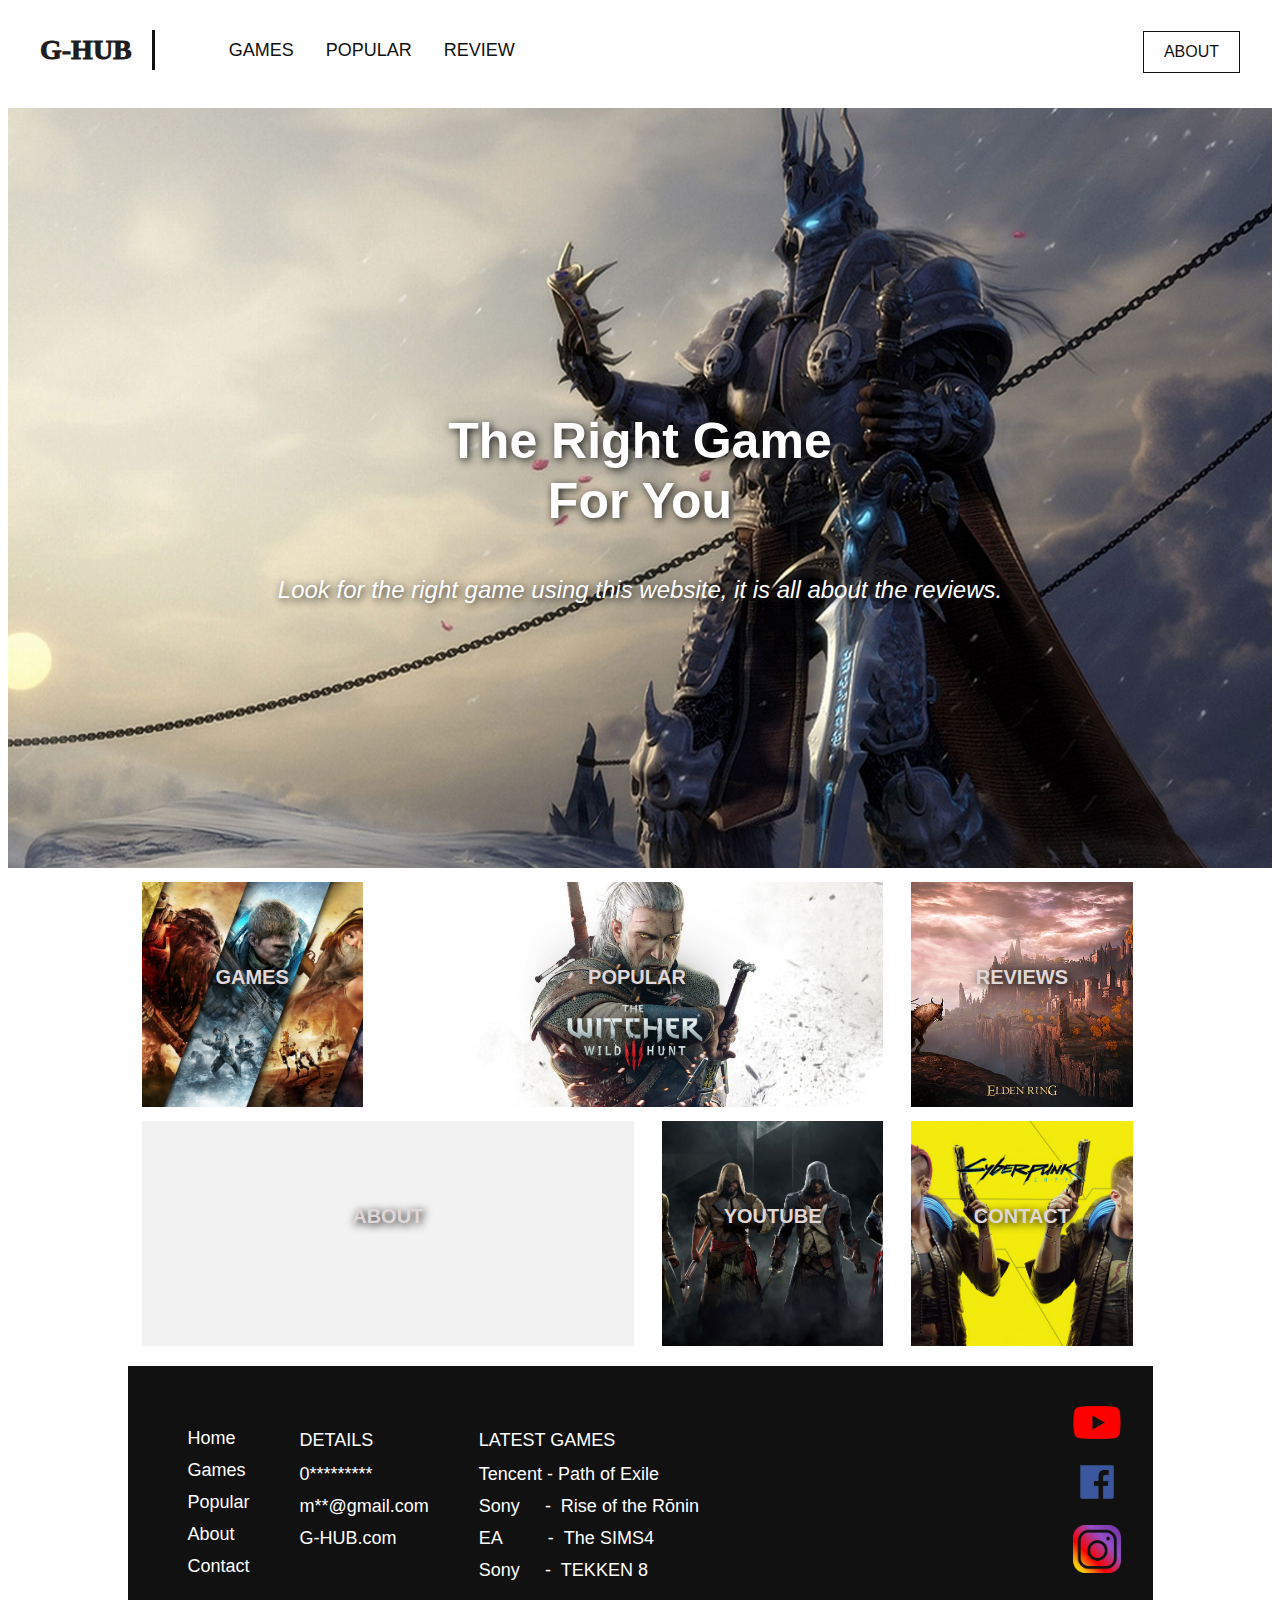
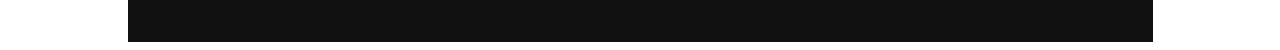
<file: index.html>
<!-- HTML document declaration -->
<!DOCTYPE html>
<html lang="en">

<!-- Head section with metadata and title -->
<head>
  <meta charset="UTF-8"> <!-- Set character encoding to UTF-8 -->
  <meta name="viewport" content="width=device-width, initial-scale=1.0"> <!-- Configure viewport for responsiveness -->
  <title>G-HUB</title> <!-- Page title -->
  
  <!-- Link to external CSS files for styling -->
  <link rel="stylesheet" href="design.css"> 
</head>

<!-- Body of the HTML document -->
<body>

  <!-- Header section -->
  <header>
    <!-- Brand link leading to the home page -->
    <a href="index.html" class="header-brand">G-HUB</a>
    <!-- Navigation menu -->
    <nav>
      <ul>
        <!-- Navigation links -->
        <li><a href="Games.html">Games</a></li>
        <li><a href="Popular.html">Popular</a></li>
        <li><a href="Reviews.html">Review</a></li>
      </ul>
      <!-- Additional link in the navigation menu -->
      <a href="About.html" class="header-about">About</a>
      </a>
    </nav>
  </header>

  <!-- Main content section -->
  <main>
    <!-- Section for the index banner -->
    <section class="index-banner">
      <!-- Container for vertical centering -->
      <div class="vertical-center">
        <!-- Headings in the banner -->
        <h2>The Right Game <br> For You</h2>
        <h1>Look for the right game using this website, it is all about the reviews.</h1>
      </div>
    </section>

    <!-- Another wrapper for the index links section -->
    <div class="wrapper">
      <!-- Section for index links -->
      <section class="index-links">
        
        <!-- Links to different pages with corresponding box links and headings -->
        <a href="Games.html" class="Games">
          <div class="index-boxlink-square-1">
            <h3>Games</h3>
          </div>
        </a>
        
        <a href="Popular.html">
          <div class="index-boxlink-rectangle-1">
            <h3>Popular</h3>
          </div>
        </a>

        <a href="Reviews.html">
          <div class="index-boxlink-square-2">
            <h3>Reviews</h3>
          </div>
        </a>

        <a href="About.html">
          <div class="index-boxlink-rectangle-2">
            <h3>About</h3>
          </div>
        </a>

        <a href="#">
          <div class="index-boxlink-square-3">
            <h3>Youtube</h3>
          </div>
        </a>

        <a href="#">
          <div class="index-boxlink-square-4">
            <h3>Contact</h3>
          </div>
        </a>
      </section>
    </div>
  </main>

  <!-- Another wrapper for the footer section -->
  <div class="wrapper"> 
    <!-- Footer section -->
    <footer>
      <!-- Main footer links -->
      <ul class="footer-links-main">
        <li><a href="#">Home</a></li>
        <li><a href="#">Games</a></li>
        <li><a href="#">Popular</a></li>
        <li><a href="#">About</a></li>
        <li><a href="#">Contact</a></li>
      </ul>

      <!-- Details section in the footer -->
      <ul class="footer-links-details">
        <li><a><p>Details</p></a></li>
        <li><a href="#">0*********</a></li>
        <li><a href="#">m**@gmail.com</a></li>
        <li><a href="#">G-HUB.com</a></li>
      </ul>

      <!-- Latest Games section in the footer -->
      <ul class="footer-links-cases">
        <li><a><p>latest Games</p></a></li>
        <li><a href="#">Tencent&nbsp;-&nbsp;Path of Exile</a></li>
        <li><a href="#">Sony&nbsp;&nbsp;&nbsp;&nbsp;&nbsp;-&nbsp;&nbsp;Rise of the Rōnin</a></li>
        <li><a href="#">EA&nbsp;&nbsp;&nbsp;&nbsp;&nbsp;&nbsp;&nbsp;&nbsp;&nbsp;-&nbsp;&nbsp;The SIMS4</a></li>
        <li><a href="#">Sony&nbsp;&nbsp;&nbsp;&nbsp;&nbsp;-&nbsp;&nbsp;TEKKEN 8</a></li>
      </ul>

      <!-- Social media icons in the footer -->
      <div class="footer-sm">
        <a href="#">
          <img src="images/youtube.png" alt="youtube logo">
        </a>
        <a>
          <img src="images/facebook.png" alt="facebook logo">
        </a>
        <a>
          <img src="images/insta.png" alt="instagram logo">
        </a>
      </div>
    </footer>
  </div>

</body>
</html>
</file>
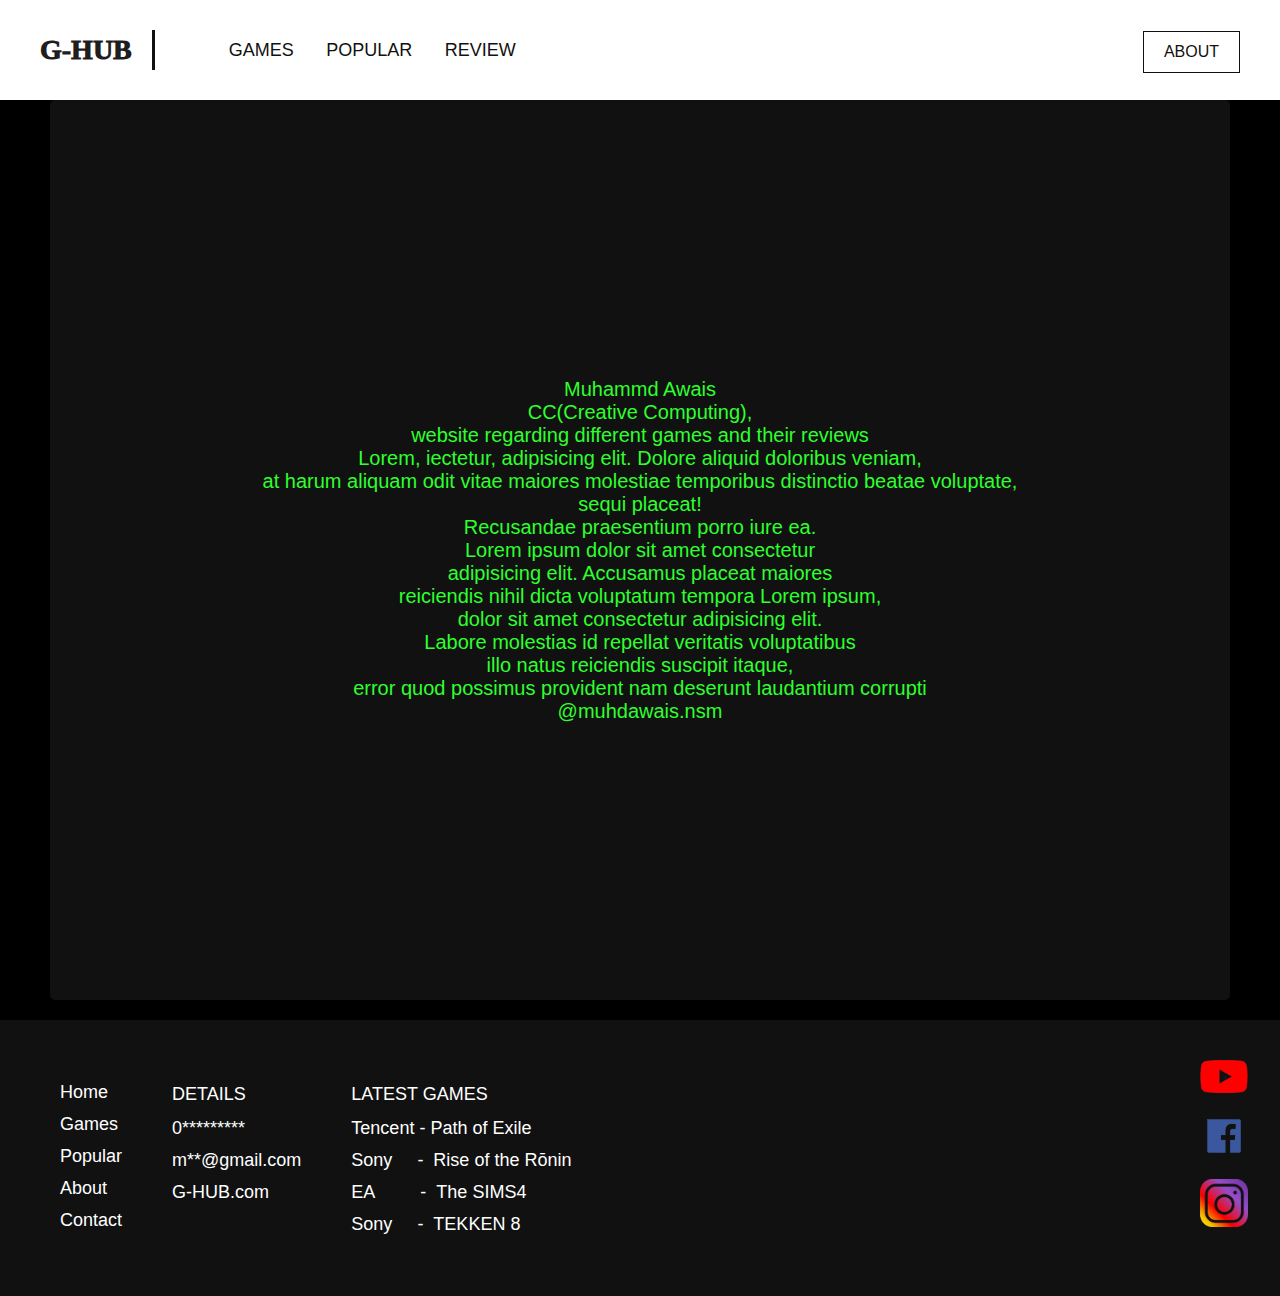
<file: About.html>
<!-- HTML document declaration -->
<!DOCTYPE html>
<html lang="en">

<!-- Head section with metadata and title -->
<head>
  <meta charset="UTF-8"> <!-- Set character encoding to UTF-8 -->
  <meta name="viewport" content="width=device-width, initial-scale=1.0"> <!-- Configure viewport for responsiveness -->
  <title>G-HUB ABOUT</title> <!-- Page title -->
  
  <!-- Link to external CSS files for styling -->
  <link rel="stylesheet" href="design.css">

  <!-- Internal style block for additional styling -->
  <style>
    body {
    margin: 0;
    font-family: sans-serif;
    background-color: #000000;
    }

    .container {
    display: flex;
    justify-content: center;
    align-items: center;
    height: 100vh; /* 100% of the viewport height */
    padding: 0 20px; /* Adjust the padding as needed */
    }

    .centered-text {
    text-align: center;
    font-size: 18px; /* Adjust the font size as needed */
    color: #2eff2e; /* Adjust the text color as needed */
    }

    /* Responsive styles for mobile devices with a width of 320px */
    @media only screen and (min-width: 481px) {
        .container{
            padding: 0 30px;/* Adjust padding for larger screens */
        }

        .centered-text {
            font-size: 20px; /* Adjust font size for larger screens */
        }
    }
  </style>
</head>

<!-- Body of the HTML document -->
<body>

  <!-- Header section -->
  <header>
    <!-- Brand link leading to the home page -->
    <a href="index.html" class="header-brand">G-HUB</a>
    <!-- Navigation menu -->
    <nav>
      <ul>
        <!-- Navigation links -->
        <li><a href="Games.html">Games</a></li>
        <li><a href="Popular.html">Popular</a></li>
        <li><a href="Reviews.html">Review</a></li>
      </ul>
      <!-- Additional link in the navigation menu -->
      <a href="About.html" class="header-about">About</a>
      </a> 
    </nav>
  </header>

  <!-- Body section containing a container with centered text -->
  <body>
    <div class="container">
      <!-- Paragraph with centered text -->
      <p class="centered-text">Muhammd Awais<br>CC(Creative Computing), <br>website regarding different games and their reviews<br> Lorem, iectetur, adipisicing elit. Dolore aliquid doloribus veniam,<br> at harum aliquam odit vitae maiores molestiae temporibus distinctio beatae voluptate,<br> sequi placeat!<br> Recusandae praesentium porro iure ea.<br> Lorem ipsum dolor sit amet consectetur<br> adipisicing elit. Accusamus placeat maiores<br> reiciendis nihil dicta voluptatum tempora Lorem ipsum,<br> dolor sit amet consectetur adipisicing elit.<br> Labore molestias id repellat veritatis voluptatibus<br> illo natus reiciendis suscipit itaque,<br> error quod possimus provident nam deserunt laudantium corrupti<br> @muhdawais.nsm</p>
    </div>

    <!-- Footer section -->
    <footer>
      <!-- Main footer links -->
      <ul class="footer-links-main">
        <li><a href="#">Home</a></li>
        <li><a href="#">Games</a></li>
        <li><a href="#">Popular</a></li>
        <li><a href="#">About</a></li>
        <li><a href="#">Contact</a></li>
      </ul>

      <!-- Details section in the footer -->
      <ul class="footer-links-details">
        <li><a><p>Details</p></a></li>
        <li><a href="#">0*********</a></li>
        <li><a href="#">m**@gmail.com</a></li>
        <li><a href="#">G-HUB.com</a></li>
      </ul>

      <!-- Latest Games section in the footer -->
      <ul class="footer-links-cases">
        <li><a><p>latest Games</p></a></li>
        <li><a href="#">Tencent&nbsp;-&nbsp;Path of Exile</a></li>
        <li><a href="#">Sony&nbsp;&nbsp;&nbsp;&nbsp;&nbsp;-&nbsp;&nbsp;Rise of the Rōnin</a></li>
        <li><a href="#">EA&nbsp;&nbsp;&nbsp;&nbsp;&nbsp;&nbsp;&nbsp;&nbsp;&nbsp;-&nbsp;&nbsp;The SIMS4</a></li>
        <li><a href="#">Sony&nbsp;&nbsp;&nbsp;&nbsp;&nbsp;-&nbsp;&nbsp;TEKKEN 8</a></li>
      </ul>

      <!-- Social media icons in the footer -->
      <div class="footer-sm">
        <a href="#">
          <img src="images/youtube.png" alt="youtube logo">
        </a>
        <a>
          <img src="images/facebook.png" alt="facebook logo">
        </a>
        <a>
          <img src="images/insta.png" alt="instagram logo">
        </a>
      </div>
    </footer>
  </div>
</body>
</html>
</file>
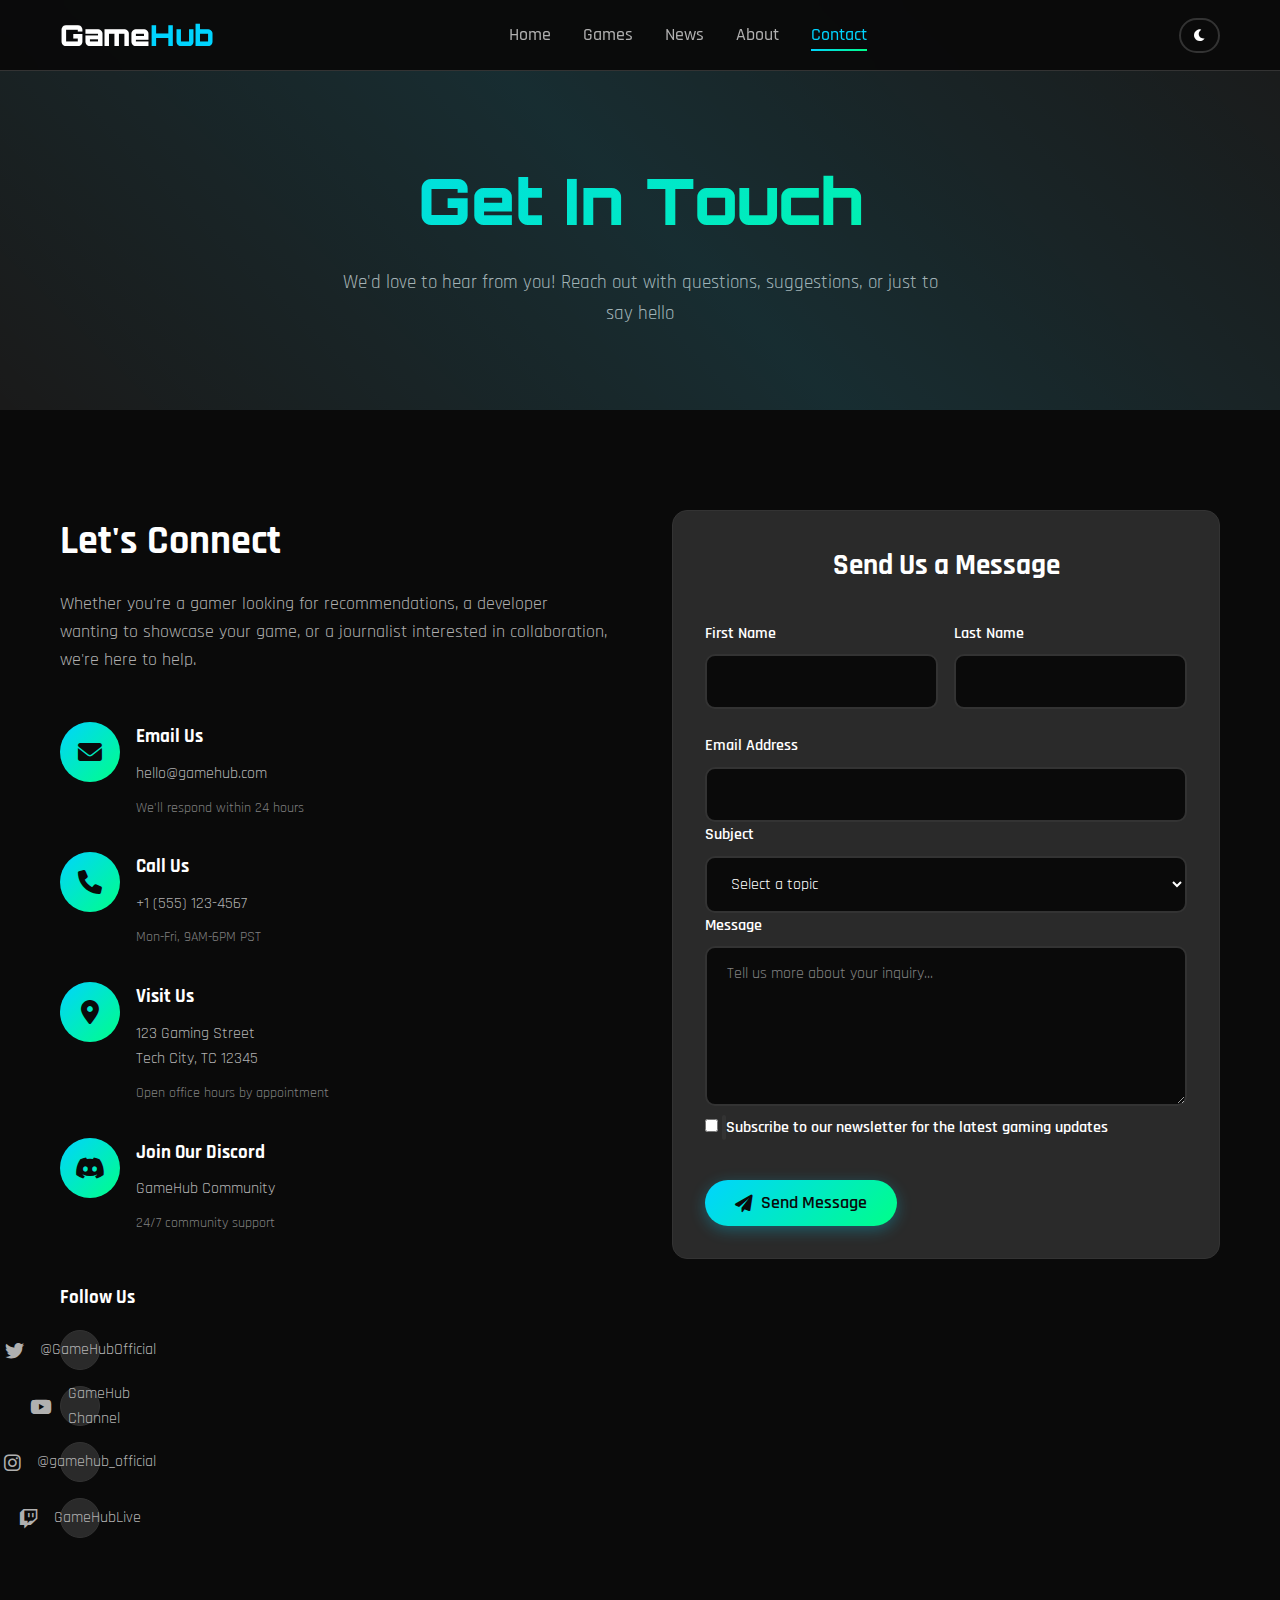
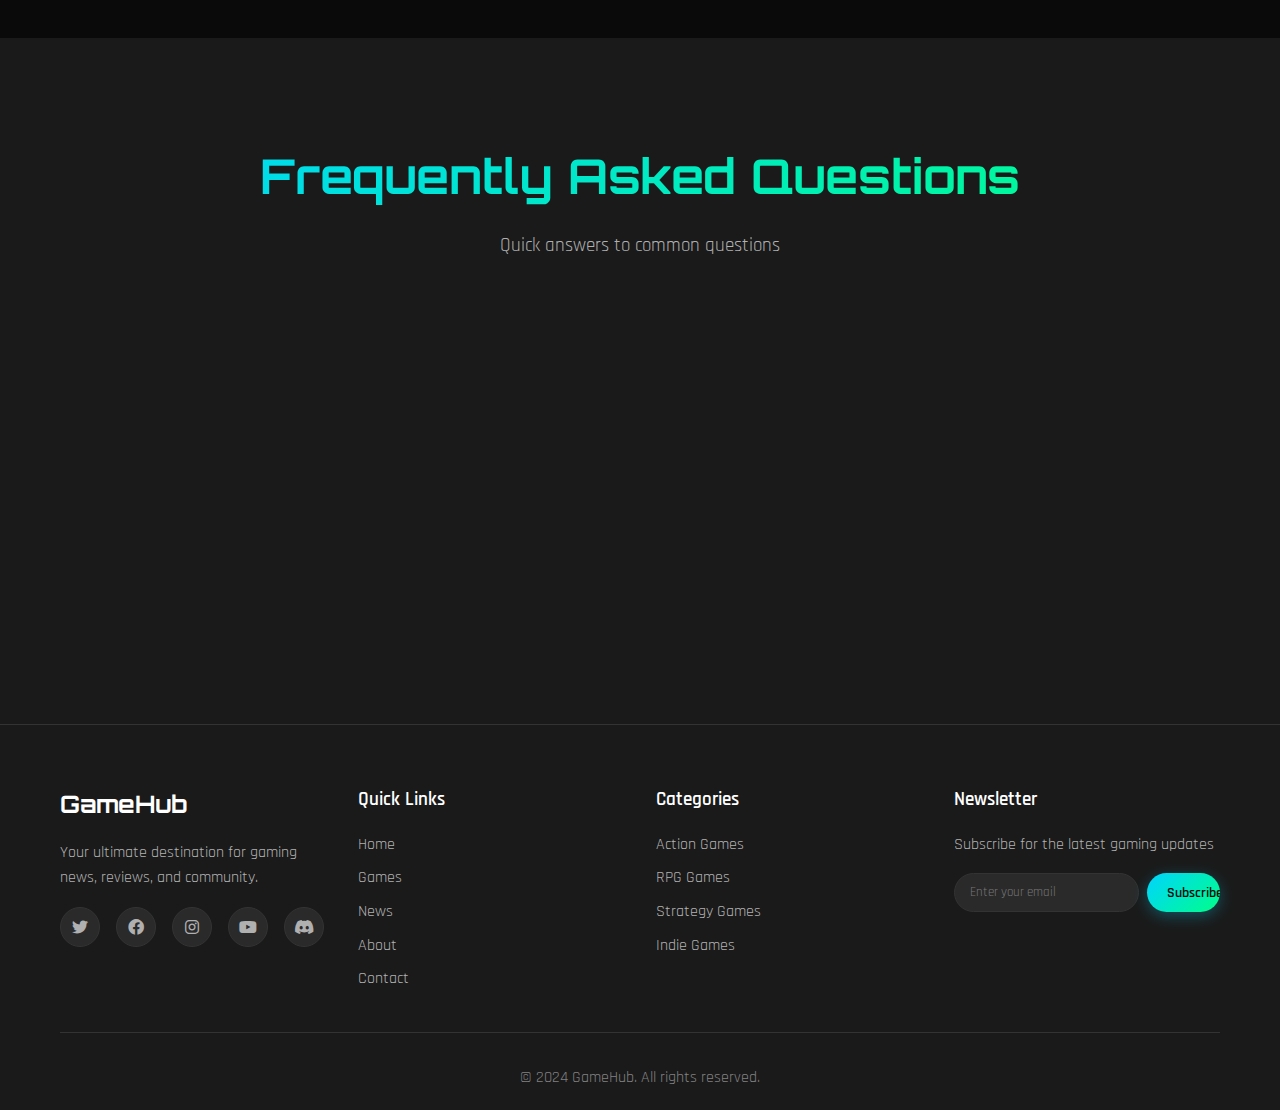
<file: contact.html>
<!DOCTYPE html>
<html lang="en">
<head>
    <meta charset="UTF-8">
    <meta name="viewport" content="width=device-width, initial-scale=1.0">
    <title>Contact - GameHub</title>
    <link rel="stylesheet" href="styles.css">
    <link href="https://fonts.googleapis.com/css2?family=Orbitron:wght@400;700;900&family=Rajdhani:wght@300;400;500;600;700&display=swap" rel="stylesheet">
    <link rel="stylesheet" href="https://cdnjs.cloudflare.com/ajax/libs/font-awesome/6.0.0/css/all.min.css">
</head>
<body>
    <!-- Navigation -->
    <nav class="navbar" id="navbar">
        <div class="nav-container">
            <div class="nav-logo">
                <h2>Game<span class="accent">Hub</span></h2>
            </div>
            <ul class="nav-menu" id="nav-menu">
                <li class="nav-item">
                    <a href="index.html" class="nav-link">Home</a>
                </li>
                <li class="nav-item">
                    <a href="games.html" class="nav-link">Games</a>
                </li>
                <li class="nav-item">
                    <a href="news.html" class="nav-link">News</a>
                </li>
                <li class="nav-item">
                    <a href="about.html" class="nav-link">About</a>
                </li>
                <li class="nav-item">
                    <a href="contact.html" class="nav-link active">Contact</a>
                </li>
            </ul>
            <div class="nav-toggle" id="mobile-menu">
                <span class="bar"></span>
                <span class="bar"></span>
                <span class="bar"></span>
            </div>
            <button class="theme-toggle" id="theme-toggle">
                <i class="fas fa-moon"></i>
            </button>
        </div>
    </nav>

    <!-- Page Header -->
    <section class="page-header">
        <div class="container">
            <h1 class="page-title">Get In Touch</h1>
            <p class="page-subtitle">We'd love to hear from you! Reach out with questions, suggestions, or just to say hello</p>
        </div>
    </section>

    <!-- Contact Section -->
    <section class="contact-section">
        <div class="container">
            <div class="contact-content">
                <div class="contact-info" data-aos="fade-right">
                    <h2>Let's Connect</h2>
                    <p>Whether you're a gamer looking for recommendations, a developer wanting to showcase your game, or a journalist interested in collaboration, we're here to help.</p>
                    
                    <div class="contact-methods">
                        <div class="contact-item">
                            <div class="contact-icon">
                                <i class="fas fa-envelope"></i>
                            </div>
                            <div class="contact-details">
                                <h4>Email Us</h4>
                                <p>hello@gamehub.com</p>
                                <span>We'll respond within 24 hours</span>
                            </div>
                        </div>

                        <div class="contact-item">
                            <div class="contact-icon">
                                <i class="fas fa-phone"></i>
                            </div>
                            <div class="contact-details">
                                <h4>Call Us</h4>
                                <p>+1 (555) 123-4567</p>
                                <span>Mon-Fri, 9AM-6PM PST</span>
                            </div>
                        </div>

                        <div class="contact-item">
                            <div class="contact-icon">
                                <i class="fas fa-map-marker-alt"></i>
                            </div>
                            <div class="contact-details">
                                <h4>Visit Us</h4>
                                <p>123 Gaming Street<br>Tech City, TC 12345</p>
                                <span>Open office hours by appointment</span>
                            </div>
                        </div>

                        <div class="contact-item">
                            <div class="contact-icon">
                                <i class="fab fa-discord"></i>
                            </div>
                            <div class="contact-details">
                                <h4>Join Our Discord</h4>
                                <p>GameHub Community</p>
                                <span>24/7 community support</span>
                            </div>
                        </div>
                    </div>

                    <div class="social-contact">
                        <h4>Follow Us</h4>
                        <div class="social-links">
                            <a href="#" class="social-link">
                                <i class="fab fa-twitter"></i>
                                <span>@GameHubOfficial</span>
                            </a>
                            <a href="#" class="social-link">
                                <i class="fab fa-youtube"></i>
                                <span>GameHub Channel</span>
                            </a>
                            <a href="#" class="social-link">
                                <i class="fab fa-instagram"></i>
                                <span>@gamehub_official</span>
                            </a>
                            <a href="#" class="social-link">
                                <i class="fab fa-twitch"></i>
                                <span>GameHubLive</span>
                            </a>
                        </div>
                    </div>
                </div>

                <form class="contact-form" data-aos="fade-left">
                    <h3>Send Us a Message</h3>
                    <div class="form-row">
                        <div class="form-group">
                            <label for="firstName">First Name</label>
                            <input type="text" id="firstName" name="firstName" required>
                        </div>
                        <div class="form-group">
                            <label for="lastName">Last Name</label>
                            <input type="text" id="lastName" name="lastName" required>
                        </div>
                    </div>
                    
                    <div class="form-group">
                        <label for="email">Email Address</label>
                        <input type="email" id="email" name="email" required>
                    </div>
                    
                    <div class="form-group">
                        <label for="subject">Subject</label>
                        <select id="subject" name="subject" required>
                            <option value="">Select a topic</option>
                            <option value="general">General Inquiry</option>
                            <option value="review">Game Review Request</option>
                            <option value="partnership">Partnership Opportunity</option>
                            <option value="technical">Technical Support</option>
                            <option value="press">Press Inquiry</option>
                            <option value="other">Other</option>
                        </select>
                    </div>
                    
                    <div class="form-group">
                        <label for="message">Message</label>
                        <textarea id="message" name="message" rows="6" placeholder="Tell us more about your inquiry..." required></textarea>
                    </div>
                    
                    <div class="form-group checkbox-group">
                        <label class="checkbox-label">
                            <input type="checkbox" id="newsletter" name="newsletter">
                            <span class="checkmark"></span>
                            Subscribe to our newsletter for the latest gaming updates
                        </label>
                    </div>
                    
                    <button type="submit" class="btn btn-primary">
                        <i class="fas fa-paper-plane"></i>
                        Send Message
                    </button>
                </form>
            </div>
        </div>
    </section>

    <!-- FAQ Section -->
    <section class="faq-section">
        <div class="container">
            <div class="section-header">
                <h2 class="section-title">Frequently Asked Questions</h2>
                <p class="section-subtitle">Quick answers to common questions</p>
            </div>
            <div class="faq-grid">
                <div class="faq-item" data-aos="fade-up">
                    <div class="faq-question">
                        <h4>How can I submit a game for review?</h4>
                        <i class="fas fa-chevron-down"></i>
                    </div>
                    <div class="faq-answer">
                        <p>Send us an email at reviews@gamehub.com with your game details, press kit, and review keys. We review all submissions and respond within 5-7 business days.</p>
                    </div>
                </div>

                <div class="faq-item" data-aos="fade-up" data-aos-delay="100">
                    <div class="faq-question">
                        <h4>Do you accept guest articles?</h4>
                        <i class="fas fa-chevron-down"></i>
                    </div>
                    <div class="faq-answer">
                        <p>Yes! We welcome high-quality gaming content from experienced writers. Please send your pitch and writing samples to content@gamehub.com.</p>
                    </div>
                </div>

                <div class="faq-item" data-aos="fade-up" data-aos-delay="200">
                    <div class="faq-question">
                        <h4>How can I advertise on GameHub?</h4>
                        <i class="fas fa-chevron-down"></i>
                    </div>
                    <div class="faq-answer">
                        <p>For advertising opportunities and partnerships, contact our business team at partnerships@gamehub.com. We offer various advertising packages to suit different budgets.</p>
                    </div>
                </div>

                <div class="faq-item" data-aos="fade-up" data-aos-delay="300">
                    <div class="faq-question">
                        <h4>Can I join your team?</h4>
                        <i class="fas fa-chevron-down"></i>
                    </div>
                    <div class="faq-answer">
                        <p>We're always looking for talented individuals! Check our careers page or send your resume to careers@gamehub.com with the position you're interested in.</p>
                    </div>
                </div>

                <div class="faq-item" data-aos="fade-up" data-aos-delay="400">
                    <div class="faq-question">
                        <h4>How do I report a technical issue?</h4>
                        <i class="fas fa-chevron-down"></i>
                    </div>
                    <div class="faq-answer">
                        <p>For technical issues, please use the contact form above with "Technical Support" as the subject, or email support@gamehub.com with detailed information about the problem.</p>
                    </div>
                </div>

                <div class="faq-item" data-aos="fade-up" data-aos-delay="500">
                    <div class="faq-question">
                        <h4>Do you have a mobile app?</h4>
                        <i class="fas fa-chevron-down"></i>
                    </div>
                    <div class="faq-answer">
                        <p>Yes! Our mobile app is available on both iOS and Android. Search for "GameHub" in your device's app store to download it for free.</p>
                    </div>
                </div>
            </div>
        </div>
    </section>

    <!-- Footer -->
    <footer class="footer">
        <div class="container">
            <div class="footer-content">
                <div class="footer-section">
                    <h3>Game<span class="accent">Hub</span></h3>
                    <p>Your ultimate destination for gaming news, reviews, and community.</p>
                    <div class="social-links">
                        <a href="#"><i class="fab fa-twitter"></i></a>
                        <a href="#"><i class="fab fa-facebook"></i></a>
                        <a href="#"><i class="fab fa-instagram"></i></a>
                        <a href="#"><i class="fab fa-youtube"></i></a>
                        <a href="#"><i class="fab fa-discord"></i></a>
                    </div>
                </div>
                <div class="footer-section">
                    <h4>Quick Links</h4>
                    <ul>
                        <li><a href="index.html">Home</a></li>
                        <li><a href="games.html">Games</a></li>
                        <li><a href="news.html">News</a></li>
                        <li><a href="about.html">About</a></li>
                        <li><a href="contact.html">Contact</a></li>
                    </ul>
                </div>
                <div class="footer-section">
                    <h4>Categories</h4>
                    <ul>
                        <li><a href="games.html">Action Games</a></li>
                        <li><a href="games.html">RPG Games</a></li>
                        <li><a href="games.html">Strategy Games</a></li>
                        <li><a href="games.html">Indie Games</a></li>
                    </ul>
                </div>
                <div class="footer-section">
                    <h4>Newsletter</h4>
                    <p>Subscribe for the latest gaming updates</p>
                    <div class="newsletter">
                        <input type="email" placeholder="Enter your email">
                        <button class="btn btn-primary">Subscribe</button>
                    </div>
                </div>
            </div>
            <div class="footer-bottom">
                <p>&copy; 2024 GameHub. All rights reserved.</p>
            </div>
        </div>
    </footer>

    <script src="script.js"></script>
</body>
</html>
</file>
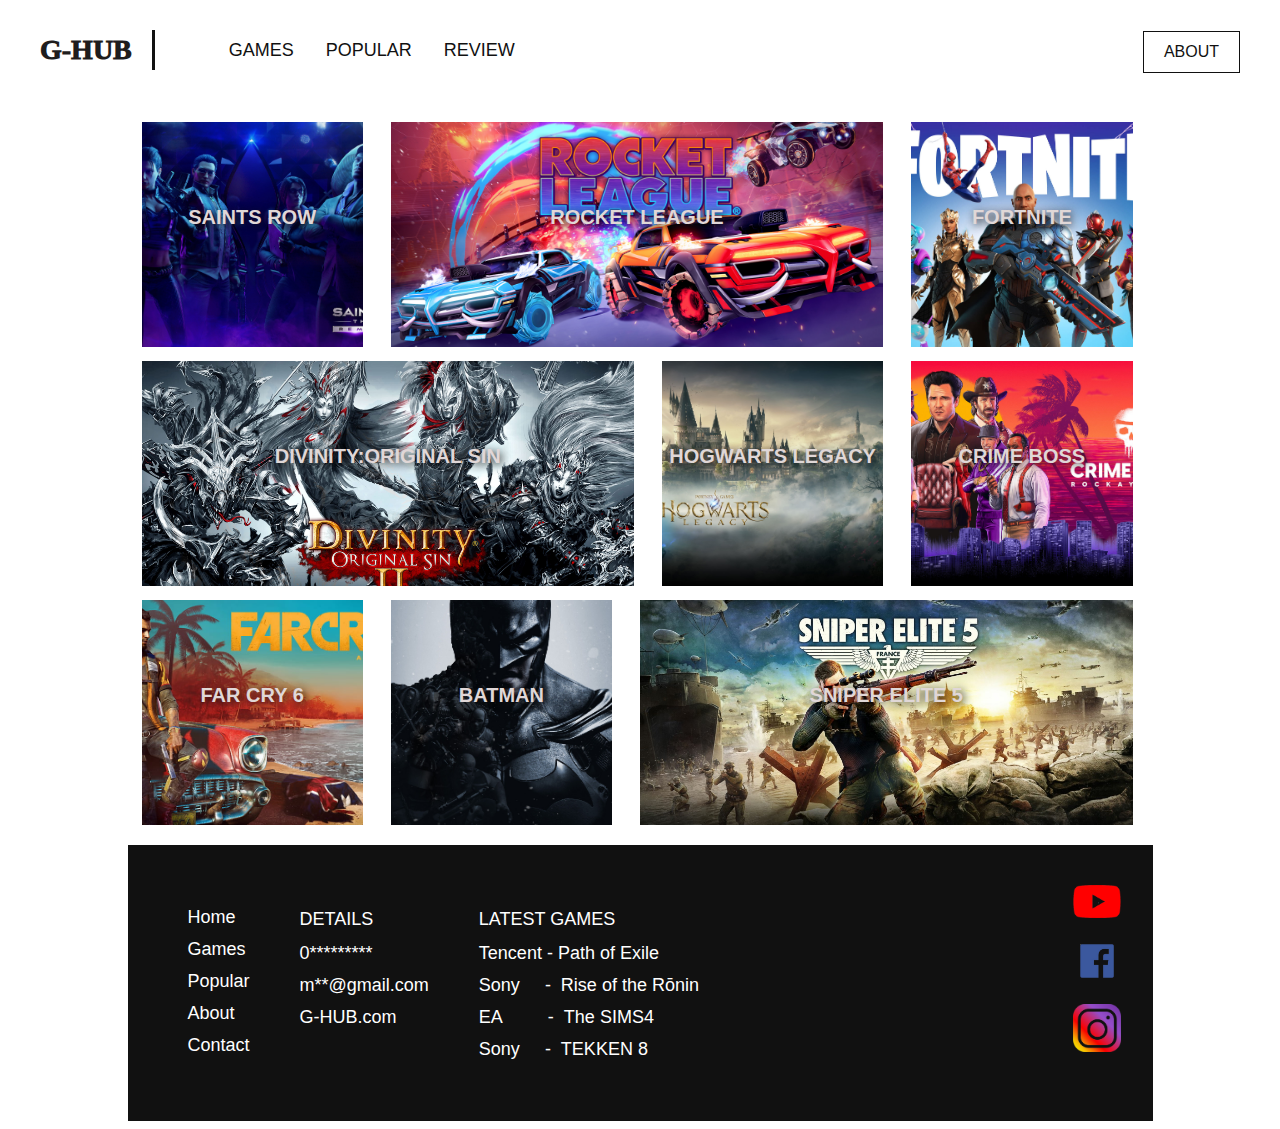
<file: Games.html>
<!-- HTML document declaration -->
<!DOCTYPE html>
<html lang="en">

<!-- Head section with metadata and title -->
<head>
  <meta charset="UTF-8"> <!-- Set character encoding to UTF-8 -->
  <meta name="viewport" content="width=device-width, initial-scale=1.0"> <!-- Configure viewport for responsiveness -->
  <title>G-HUB GAMES:</title> <!-- Page title -->
  
  <!-- Link to external CSS files for styling -->
  <link rel="stylesheet" href="design.css">
</head>

<!-- Body of the HTML document -->
<body>

  <!-- Header section -->
  <header>
    <!-- Brand link leading to the home page -->
    <a href="index.html" class="header-brand">G-HUB</a>
    <!-- Navigation menu -->
    <nav>
      <ul>
        <!-- Navigation links -->
        <li><a href="Games.html">Games</a></li>
        <li><a href="Popular.html">Popular</a></li>
        <li><a href="Reviews.html">Review</a></li>
      </ul>
      <!-- Additional link in the navigation menu -->
      <a href="About.html" class="header-about">About</a>
      </a> 
    </nav>
  </header>

  <!-- Main content section -->
  <main>
    <!-- Wrapper for content -->
    <div class="wrapper">
      <!-- Section for index links -->
      <section class="index-links">
        
        <!-- Links to different pages with corresponding box links -->
        <a href="Popular.html" class="Games">
          <div class="index-boxlink-square-game1">
            <h3>Saints Row
            </h3>
          </div>
        </a>
        
        <a href="Popular.html">
          <div class="index-boxlink-rectangle-game1">
            <h3>Rocket league</h3>
          </div>
        </a>

        <a href="#">
          <div class="index-boxlink-square-game2">
            <h3>Fortnite</h3>
          </div>
        </a>

        <a href="#">
          <div class="index-boxlink-rectangle-game2">
            <h3>Divinity:Original Sin</h3>
          </div>
        </a>

        <a href="#">
          <div class="index-boxlink-square-game3">
            <h3>Hogwarts Legacy</h3>
          </div>
        </a>

        <a href="#">
          <div class="index-boxlink-square-game4">
            <h3>Crime Boss</h3>
          </div>
        </a>

        <a href="#">
          <div class="index-boxlink-square-game5">
            <h3>Far Cry 6</h3>
          </div>
        </a>

        <a href="#">
          <div class="index-boxlink-square-game6">
            <h3>Batman</h3>
          </div>
        </a>

        <a href="#">
          <div class="index-boxlink-rectangle-game3">
            <h3>Sniper Elite 5</h3>
          </div>
        </a>
      </section>
    </div>
  </main>

  <!-- Another wrapper for the footer section -->
  <div class="wrapper"> 
    <!-- Footer section -->
    <footer>
      <!-- Main footer links -->
      <ul class="footer-links-main">
        <li><a href="#">Home</a></li>
        <li><a href="#">Games</a></li>
        <li><a href="#">Popular</a></li>
        <li><a href="#">About</a></li>
        <li><a href="#">Contact</a></li>
      </ul>

      <!-- Details section in the footer -->
      <ul class="footer-links-details">
        <li><a><p>Details</p></a></li>
        <li><a href="#">0*********</a></li>
        <li><a href="#">m**@gmail.com</a></li>
        <li><a href="#">G-HUB.com</a></li>
      </ul>

      <!-- Latest Games section in the footer -->
      <ul class="footer-links-cases">
        <li><a><p>latest Games</p></a></li>
        <li><a href="#">Tencent&nbsp;-&nbsp;Path of Exile</a></li>
        <li><a href="#">Sony&nbsp;&nbsp;&nbsp;&nbsp;&nbsp;-&nbsp;&nbsp;Rise of the Rōnin</a></li>
        <li><a href="#">EA&nbsp;&nbsp;&nbsp;&nbsp;&nbsp;&nbsp;&nbsp;&nbsp;&nbsp;-&nbsp;&nbsp;The SIMS4</a></li>
        <li><a href="#">Sony&nbsp;&nbsp;&nbsp;&nbsp;&nbsp;-&nbsp;&nbsp;TEKKEN 8</a></li>
      </ul>

      <!-- Social media icons in the footer -->
      <div class="footer-sm">
        <a href="#">
          <img src="images/youtube.png" alt="youtube logo">
        </a>
        <a>
          <img src="images/facebook.png" alt="facebook logo">
        </a>
        <a>
          <img src="images/insta.png" alt="instagram logo">
        </a>
      </div>
    </footer>
  </div>

</body>
</html>
</file>
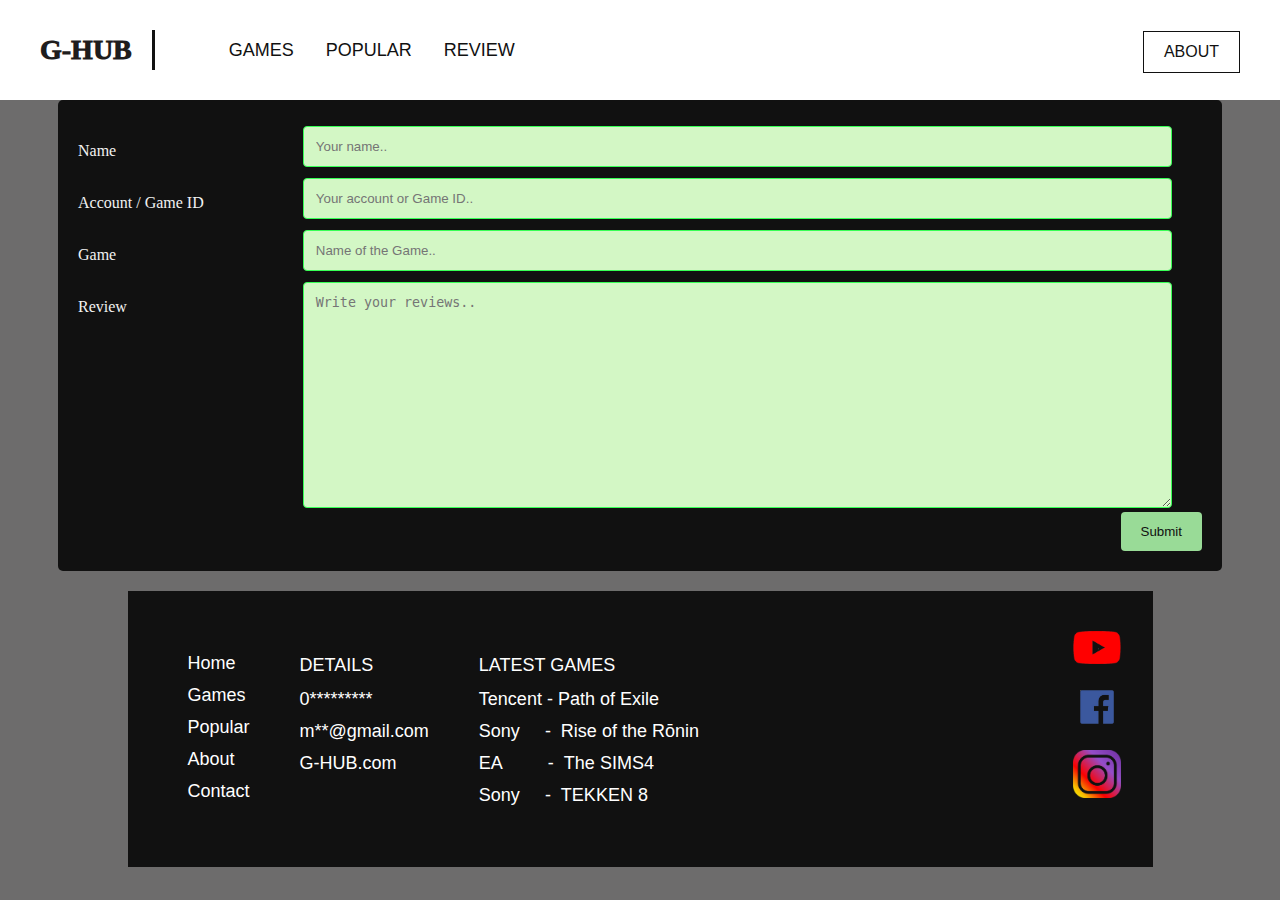
<file: Reviews.html>
<!-- HTML document declaration -->
<!DOCTYPE html>
<html lang="en">

<!-- Head section with metadata and title -->
<head>
  <meta charset="UTF-8"> <!-- Set character encoding to UTF-8 -->
  <meta name="viewport" content="width=device-width, initial-scale=1.0"> <!-- Configure viewport for responsiveness -->
  <title>G-HUB REVIEWS</title> <!-- Page title -->
  
  <!-- Link to external CSS files for styling -->
  <link rel="stylesheet" href="design.css">
  <style>
    body{
      box-sizing: border-box;
      background-color: rgb(109, 108, 108);
    }
  </style>
</head>

<!-- Body of the HTML document -->
<body>

  <!-- Header section -->
  <header>
    <!-- Brand link leading to the home page -->
    <a href="index.html" class="header-brand">G-HUB</a>
    <!-- Navigation menu -->
    <nav>
      <ul>
        <!-- Navigation links -->
        <li><a href="Games.html">Games</a></li>
        <li><a href="Popular.html">Popular</a></li>
        <li><a href="Reviews.html">Review</a></li>
      </ul>
      <!-- Additional link in the navigation menu -->
      <a href="About.html" class="header-about">About</a>
      </a> 
    </nav>
  </header>

  <!-- Container for the form -->
  <div class="container">
    <!-- Form action set to "submit.php" -->
    <form action="submit.php">
      <!-- Form row for the "Name" field -->
      <div class="row">
        <div class="col-25">
          <label for="name">Name</label>
        </div>
        <div class="col-75">
          <!-- Input field for the name -->
          <input type="text" id="name" name="name" placeholder="Your name..">
        </div>
      </div>

      <!-- Form row for the "Account / Game ID" field -->
      <div class="row">
        <div class="col-25">
          <label for="account">Account / Game ID</label>
        </div>
        <div class="col-75">
          <!-- Input field for the account or Game ID -->
          <input type="text" id="lname" name="lastname" placeholder="Your account or Game ID..">
        </div>
      </div>

      <!-- Form row for the "Game" field -->
      <div class="row">
        <div class="col-25">
          <label for="game-name">Game</label>
        </div>
        <div class="col-75">
          <!-- Input field for the name of the game -->
          <input type="text" id="Review" name="Review" placeholder="Name of the Game..">
        </div>
      </div>

      <!-- Form row for the "Review" field -->
      <div class="row">
        <div class="col-25">
          <label for="Review">Review</label>
        </div>
        <div class="col-75">
          <!-- Textarea for writing reviews with a specified height -->
          <textarea id="Review" name="Review" placeholder="Write your reviews.." style="height:200px"></textarea>
        </div>
      </div>

      <!-- Form row for the submit button -->
      <div class="row">
        <input type="submit" value="Submit">
      </div>
    </form>
  </div>

  <!-- Another wrapper for the footer section -->
  <div class="wrapper"> 
    <!-- Footer section -->
    <footer>
      <!-- Main footer links -->
      <ul class="footer-links-main">
        <li><a href="#">Home</a></li>
        <li><a href="#">Games</a></li>
        <li><a href="#">Popular</a></li>
        <li><a href="#">About</a></li>
        <li><a href="#">Contact</a></li>
      </ul>

      <!-- Details section in the footer -->
      <ul class="footer-links-details">
        <li><a><p>Details</p></a></li>
        <li><a href="#">0*********</a></li>
        <li><a href="#">m**@gmail.com</a></li>
        <li><a href="#">G-HUB.com</a></li>
      </ul>

      <!-- Latest Games section in the footer -->
      <ul class="footer-links-cases">
        <li><a><p>latest Games</p></a></li>
        <li><a href="#">Tencent&nbsp;-&nbsp;Path of Exile</a></li>
        <li><a href="#">Sony&nbsp;&nbsp;&nbsp;&nbsp;&nbsp;-&nbsp;&nbsp;Rise of the Rōnin</a></li>
        <li><a href="#">EA&nbsp;&nbsp;&nbsp;&nbsp;&nbsp;&nbsp;&nbsp;&nbsp;&nbsp;-&nbsp;&nbsp;The SIMS4</a></li>
        <li><a href="#">Sony&nbsp;&nbsp;&nbsp;&nbsp;&nbsp;-&nbsp;&nbsp;TEKKEN 8</a></li>
      </ul>

      <!-- Social media icons in the footer -->
      <div class="footer-sm">
        <a href="#">
          <img src="images/youtube.png" alt="youtube logo">
        </a>
        <a>
          <img src="images/facebook.png" alt="facebook logo">
        </a>
        <a>
          <img src="images/insta.png" alt="instagram logo">
        </a>
      </div>
    </footer>
  </div>

</body>
</html>
</file>
<file: design.css>
/* index*/
/* Forms */
/* Clear floats after the columns */
/* Responsive layout - when the screen is less than 600px wide, make the two columns stack on top of each other instead of next to each other */
/* footer */
* {
  text-decoration: none;
}

main {
  padding-top: 100px;
}

header {
  position: fixed;
  top: 0;
  right: 0;
  left: 0;
  background-color: #fff;
  width: 100%;
  height: 100px;
}
header .header-brand {
  font-family: "Franklin Gothic Medium";
  font-size: 24px;
  font-weight: 800;
  color: #1f1d1d;
  text-transform: uppercase;
  display: block;
  margin: 0 auto;
  text-align: center;
  padding: 20px 0px;
}
header nav ul {
  display: block;
  margin: 0 auto;
  width: -moz-fit-content;
  width: fit-content;
}
header nav ul li {
  display: inline-block;
  list-style: none;
  padding: 0 14px;
}
header nav ul li a {
  font-family: sans-serif;
  font-size: 14px;
  color: #111;
  text-transform: uppercase;
}
header .header-about {
  display: none;
}

.index-banner {
  width: 100%;
  height: calc(100vh - 140px);
  background-image: url("images/final-2.jpg");
  background-repeat: no-repeat;
  background-position: center;
  background-size: cover;
  display: table;
}
.index-banner h2 {
  font-family: sans-serif;
  font-size: 50px;
  font-weight: 900;
  line-height: 60px;
  color: #fff;
  text-align: center;
  text-shadow: 2px 2px 8px #111;
}
.index-banner h1 {
  font-family: Arial;
  font-size: 24px;
  font-weight: 100;
  font-style: italic;
  line-height: 34px;
  color: #fff;
  text-align: center;
  text-shadow: 2px 2px 8px #111;
}

.vertical-center {
  display: table-cell;
  vertical-align: middle;
}

.index-links div {
  margin: 14px 14px 0;
  width: calc(100% - 32px);
  height: 100px;
  background-color: #f2f2f2;
}
.index-links div h3 {
  font-family: sans-serif;
  font-size: 24px;
  font-weight: 500;
  line-height: 100px;
  color: #111;
  text-align: center;
  text-transform: uppercase;
}

.case-vid h2 {
  font-family: sans-serif;
  font-size: 24px;
  font-weight: 500;
  color: #111;
  text-align: center;
  text-transform: uppercase;
}
.case-vid video {
  display: block;
  margin: 0 auto;
  max-width: 100%;
  padding: 30px 0;
}
.case-vid article h3 {
  font-family: sans-serif;
  font-size: 24px;
  font-weight: 500;
  color: #111;
  text-transform: uppercase;
  padding-bottom: 20px;
}
.case-vid article div p {
  font-family: sans-serif;
  font-size: 14px;
  font-weight: 500;
  line-height: 24px;
  color: #3d3b3b;
  text-transform: uppercase;
  -moz-column-count: 3;
       column-count: 3;
  -moz-column-gap: 32px;
       column-gap: 32px;
}

input[type=text] {
  width: 100%;
  padding: 12px;
  border: 1px solid #37ff55;
  border-radius: 4px;
  resize: vertical;
  background-color: #d3f7c5;
}

select {
  width: 100%;
  padding: 12px;
  border: 1px solid #37ff55;
  border-radius: 4px;
  resize: vertical;
  background-color: #d3f7c5;
}

textarea {
  width: 100%;
  padding: 12px;
  border: 1px solid #37ff55;
  border-radius: 4px;
  resize: vertical;
  background-color: #d3f7c5;
}

label {
  padding: 12px 12px 12px 0;
  display: inline-block;
}

input[type=submit] {
  background-color: #99db97;
  color: #111;
  padding: 12px 20px;
  border: none;
  border-radius: 4px;
  cursor: pointer;
  float: right;
}
input[type=submit]:hover {
  background-color: #2fff3a;
}

.container {
  border-radius: 5px;
  background-color: #111;
  color: #f2f2f2;
  padding: 20px;
  margin-top: 100px;
  margin-right: 50px;
  margin-left: 50px;
  box-sizing: border-box;
}

.col-25 {
  float: left;
  width: 20%;
  margin-top: 10px;
}

.col-75 {
  float: left;
  width: 75%;
  margin-top: 6px;
}

.row:after {
  content: "";
  display: table;
  clear: both;
}

footer {
  width: calc(100% - 80px);
  padding: 40px 40px;
  margin-top: 20px;
  background-color: #111;
  overflow: hidden;
}
footer ul {
  width: -moz-fit-content;
  width: fit-content;
  float: left;
  padding-left: 20px;
}
footer ul li {
  display: block;
  list-style: none;
}
footer ul li a {
  font-family: sans-serif;
  font-size: 18px;
  color: #fff;
  line-height: 32px;
}

.footer-links-cases {
  display: none;
}

.footer-links-details {
  display: none;
}

.footer-sm {
  width: 40px;
  float: right;
}
.footer-sm img {
  width: 120%;
  margin-bottom: 15px;
}

@media only screen and (min-width: 481px) and (max-width: 1024px) {
  header .header-brand {
    font-size: 26px;
    font-weight: 900;
    padding: 10px 0px;
  }
  header nav ul {
    margin: 10px 0px 10px;
    float: left;
    margin-top: 10px;
  }
  header nav ul li a {
    font-size: 16px;
    text-align: left;
  }
  header .header-about {
    display: block;
    font-family: sans-serif;
    font-size: 16px;
    color: #111;
    text-transform: uppercase;
    line-height: 30px;
    border: 1px solid #111;
    float: right;
    margin-right: 40px;
    margin-top: 2px;
    padding: 0 20px;
  }
  .index-banner {
    width: 100%;
    height: 450px;
    width: 100%;
    background-image: url("images/final-3.jpg");
    background-repeat: no-repeat;
    background-position: center;
    background-size: cover;
    display: table;
  }
  .index-banner h1 {
    display: block;
    width: 560;
    margin: 0 auto;
  }
  .index-links {
    overflow: hidden;
  }
  .index-links div {
    margin-left: 25%;
    margin-right: 50%;
    height: 225px;
    background-color: #f2f2f2;
  }
  .index-links div h3 {
    line-height: 225px;
    font-family: Arial;
    font-size: 20px;
    font-weight: 600;
    line-height: 150px;
    color: #e0d7d7;
    text-align: center;
    text-shadow: 2px 2px 8px #111;
  }
  .index-boxlink-square-1 {
    width: 50% !important;
    float: center;
    width: 100%;
    background-image: url("images/final-5.jpg");
    background-repeat: no-repeat;
    background-position: center;
    background-size: cover;
  }
  .index-boxlink-square-2 {
    width: 50% !important;
    float: center;
    width: 100%;
    background-image: url("images/Final-popular-2.jpg");
    background-repeat: no-repeat;
    background-position: center;
    background-size: cover;
  }
  .index-boxlink-square-3 {
    width: 50% !important;
    float: center;
    width: 100%;
    height: 100%;
    background-image: url("images/Image-4.jpg");
    background-repeat: no-repeat;
    background-position: center;
    background-size: cover;
  }
  .index-boxlink-square-4 {
    width: 50% !important;
    float: center;
    width: 100%;
    background-image: url("images/Final-popular-4.jpg");
    background-repeat: no-repeat;
    background-position: center;
    background-size: cover;
  }
  .index-boxlink-rectangle-1 {
    width: 50% !important;
    float: center;
    width: 100%;
    background-image: url("images/Final-popular-1.jpg");
    background-repeat: no-repeat;
    background-position: center;
    background-size: cover;
  }
  .index-boxlink-rectangle-2 {
    width: 50% !important;
    float: center;
  }
  .index-boxlink-square-game1 {
    width: 50% !important;
    float: center;
    width: 100%;
    background-image: url("images/Final-game-9.jpg");
    background-repeat: no-repeat;
    background-position: center;
    background-size: cover;
  }
  .index-boxlink-square-game2 {
    width: 50% !important;
    float: center;
    width: 100%;
    background-image: url("images/Final-game-2.jpg");
    background-repeat: no-repeat;
    background-position: center;
    background-size: cover;
  }
  .index-boxlink-square-game3 {
    width: 50% !important;
    float: center;
    width: 100%;
    background-image: url("images/Final-game-3.jpg");
    background-repeat: no-repeat;
    background-position: center;
    background-size: cover;
  }
  .index-boxlink-square-game4 {
    width: 50% !important;
    float: center;
    width: 100%;
    background-image: url("images/Final-game-5.jpg");
    background-repeat: no-repeat;
    background-position: center;
    background-size: cover;
  }
  .index-boxlink-square-game5 {
    width: 50% !important;
    float: center;
    width: 100%;
    background-image: url("images/Final-game-6.jpg");
    background-repeat: no-repeat;
    background-position: center;
    background-size: cover;
  }
  .index-boxlink-square-game6 {
    width: 50% !important;
    float: center;
    width: 100%;
    background-image: url("images/Image-7.jpg");
    background-repeat: no-repeat;
    background-position: center;
    background-size: cover;
  }
  .index-boxlink-rectangle-game1 {
    width: 50% !important;
    float: center;
    width: 100%;
    background-image: url("images/Final-game-8.jpg");
    background-repeat: no-repeat;
    background-position: center;
    background-size: cover;
  }
  .index-boxlink-rectangle-game2 {
    width: 50% !important;
    float: center;
    width: 100%;
    background-image: url("images/Final-popular-3.jpg");
    background-repeat: no-repeat;
    background-position: center;
    background-size: cover;
  }
  .index-boxlink-rectangle-game3 {
    width: 50% !important;
    float: center;
    width: 100%;
    background-image: url("images/final-game-10.jpg");
    background-repeat: no-repeat;
    background-position: center;
    background-size: cover;
  }
  .footer-links-details {
    display: block;
  }
  footer ul {
    padding-right: 30px;
  }
  footer ul li p {
    font-family: sans-serif;
    font-size: 18px;
    color: #fff;
    line-height: 0px;
    text-transform: uppercase;
  }
}
@media only screen and (min-width: 1025px) {
  header .header-brand {
    font-size: 28px;
    font-weight: 1000;
    margin: 30px 0;
    text-align: left;
    line-height: 40px;
    padding: 0 20px 0 40px;
    border-right: 3px solid #111;
    float: left;
  }
  header nav ul {
    margin: 20px 0px 0px 20px;
    float: left;
  }
  header nav ul li a {
    line-height: 60px;
    font-size: 18px;
  }
  header .header-about {
    display: block;
    font-family: sans-serif;
    font-size: 16px;
    color: #111;
    text-transform: uppercase;
    line-height: 40px;
    border: 1px solid #111;
    float: right;
    margin-right: 40px;
    margin-top: 31px;
    padding: 0 20px;
  }
  .wrapper {
    width: 1025px;
    margin: 0 auto;
  }
  .index-banner {
    width: 100%;
    height: 450px;
    width: 100%;
    height: calc(100vh - 140px);
    background-image: url("images/final-4.jpg");
    background-repeat: no-repeat;
    background-position: center;
    background-size: cover;
    display: table;
  }
  .index-banner h1 {
    display: block;
    width: 560;
    margin: 0 auto;
  }
  .index-links {
    overflow: hidden;
  }
  .index-links div {
    margin: 14px 14px 0;
    height: 225px;
    background-color: #f2f2f2;
    float: left;
  }
  .index-links div h3 {
    line-height: 225px;
    font-family: Arial;
    font-size: 20px;
    font-weight: 600;
    line-height: 150px;
    color: #e0d7d7;
    text-align: center;
    text-shadow: 2px 2px 8px #111;
  }
  .index-boxlink-square-1 {
    width: calc(25% - 35px) !important;
    float: center;
    width: 100%;
    background-image: url("images/final-5.jpg");
    background-repeat: no-repeat;
    background-position: center;
    background-size: cover;
  }
  .index-boxlink-square-2 {
    width: calc(25% - 35px) !important;
    width: 100%;
    background-image: url("images/Final-popular-2.jpg");
    background-repeat: no-repeat;
    background-position: center;
    background-size: cover;
  }
  .index-boxlink-square-3 {
    width: calc(25% - 35px) !important;
    width: 100%;
    height: 100%;
    background-image: url("images/Image-4.jpg");
    background-repeat: no-repeat;
    background-position: center;
    background-size: cover;
  }
  .index-boxlink-square-4 {
    width: calc(25% - 35px) !important;
    width: 100%;
    background-image: url("images/Final-popular-4.jpg");
    background-repeat: no-repeat;
    background-position: center;
    background-size: cover;
  }
  .index-boxlink-rectangle-1 {
    width: calc(50% - 20px) !important;
    width: 100%;
    background-image: url("images/Final-popular-1.jpg");
    background-repeat: no-repeat;
    background-position: center;
    background-size: cover;
  }
  .index-boxlink-rectangle-2 {
    width: calc(50% - 20px) !important;
  }
  .index-boxlink-square-game1 {
    width: calc(25% - 35px) !important;
    float: center;
    width: 100%;
    background-image: url("images/Final-game-9.jpg");
    background-repeat: no-repeat;
    background-position: center;
    background-size: cover;
  }
  .index-boxlink-square-game2 {
    width: calc(25% - 35px) !important;
    float: center;
    width: 100%;
    background-image: url("images/Final-game-2.jpg");
    background-repeat: no-repeat;
    background-position: center;
    background-size: cover;
  }
  .index-boxlink-square-game3 {
    width: calc(25% - 35px) !important;
    float: center;
    width: 100%;
    background-image: url("images/Final-game-3.jpg");
    background-repeat: no-repeat;
    background-position: center;
    background-size: cover;
  }
  .index-boxlink-square-game4 {
    width: calc(25% - 35px) !important;
    float: center;
    width: 100%;
    background-image: url("images/Final-game-5.jpg");
    background-repeat: no-repeat;
    background-position: center;
    background-size: cover;
  }
  .index-boxlink-square-game5 {
    width: calc(25% - 35px) !important;
    float: center;
    width: 100%;
    background-image: url("images/Final-game-6.jpg");
    background-repeat: no-repeat;
    background-position: center;
    background-size: cover;
  }
  .index-boxlink-square-game6 {
    width: calc(25% - 35px) !important;
    float: center;
    width: 100%;
    background-image: url("images/Image-7.jpg");
    background-repeat: no-repeat;
    background-position: center;
    background-size: cover;
  }
  .index-boxlink-rectangle-game1 {
    width: calc(50% - 20px) !important;
    width: 100%;
    background-image: url("images/Final-game-8.jpg");
    background-repeat: no-repeat;
    background-position: center;
    background-size: cover;
  }
  .index-boxlink-rectangle-game2 {
    width: calc(50% - 20px) !important;
    width: 100%;
    background-image: url("images/Final-popular-3.jpg");
    background-repeat: no-repeat;
    background-position: center;
    background-size: cover;
  }
  .index-boxlink-rectangle-game3 {
    width: calc(50% - 20px) !important;
    width: 100%;
    background-image: url("images/final-game-10.jpg");
    background-repeat: no-repeat;
    background-position: center;
    background-size: cover;
  }
  .footer-links-details {
    display: block;
  }
  .footer-links-cases {
    display: block;
  }
  footer ul {
    padding-right: 30px;
  }
  footer ul li p {
    font-family: sans-serif;
    font-size: 18px;
    color: #fff;
    line-height: 0px;
    text-transform: uppercase;
  }
}
@media screen and (max-width: 600px) {
  .col-25 {
    width: 100%;
    margin-top: 0;
  }
  .col-75 {
    width: 100%;
    margin-top: 0;
  }
  input[type=submit] {
    width: 100%;
    margin-top: 0;
  }
}/*# sourceMappingURL=design.css.map */
</file>
<file: styles.css>
/* Reset and Base Styles */
* {
    margin: 0;
    padding: 0;
    box-sizing: border-box;
}

:root {
    /* Dark Theme Colors */
    --primary-color: #00d4ff;
    --secondary-color: #ff6b35;
    --accent-color: #00ff88;
    --bg-primary: #0a0a0a;
    --bg-secondary: #1a1a1a;
    --bg-tertiary: #2a2a2a;
    --text-primary: #ffffff;
    --text-secondary: #b0b0b0;
    --text-muted: #808080;
    --border-color: #333333;
    --shadow-color: rgba(0, 212, 255, 0.3);
    --gradient-primary: linear-gradient(135deg, #00d4ff, #00ff88);
    --gradient-secondary: linear-gradient(135deg, #ff6b35, #ff9500);
    
    /* Light Theme Colors */
    --light-bg-primary: #ffffff;
    --light-bg-secondary: #f8f9fa;
    --light-bg-tertiary: #e9ecef;
    --light-text-primary: #212529;
    --light-text-secondary: #495057;
    --light-text-muted: #6c757d;
    --light-border-color: #dee2e6;
    --light-shadow-color: rgba(0, 0, 0, 0.1);
}

body {
    font-family: 'Rajdhani', sans-serif;
    background-color: var(--bg-primary);
    color: var(--text-primary);
    line-height: 1.6;
    overflow-x: hidden;
}

body.light-theme {
    --bg-primary: var(--light-bg-primary);
    --bg-secondary: var(--light-bg-secondary);
    --bg-tertiary: var(--light-bg-tertiary);
    --text-primary: var(--light-text-primary);
    --text-secondary: var(--light-text-secondary);
    --text-muted: var(--light-text-muted);
    --border-color: var(--light-border-color);
    --shadow-color: var(--light-shadow-color);
}

.container {
    max-width: 1200px;
    margin: 0 auto;
    padding: 0 20px;
}

/* Navigation */
.navbar {
    position: fixed;
    top: 0;
    width: 100%;
    background: rgba(10, 10, 10, 0.95);
    backdrop-filter: blur(10px);
    z-index: 1000;
    transition: all 0.3s ease;
    border-bottom: 1px solid var(--border-color);
}

.navbar.scrolled {
    background: rgba(10, 10, 10, 0.98);
    box-shadow: 0 2px 20px var(--shadow-color);
}

.nav-container {
    max-width: 1200px;
    margin: 0 auto;
    padding: 0 20px;
    display: flex;
    justify-content: space-between;
    align-items: center;
    height: 70px;
}

.nav-logo h2 {
    font-family: 'Orbitron', monospace;
    font-weight: 900;
    font-size: 1.8rem;
    color: var(--text-primary);
}

.nav-logo .accent {
    color: var(--primary-color);
}

.nav-menu {
    display: flex;
    list-style: none;
    gap: 2rem;
}

.nav-link {
    color: var(--text-secondary);
    text-decoration: none;
    font-weight: 500;
    font-size: 1.1rem;
    transition: all 0.3s ease;
    position: relative;
}

.nav-link:hover,
.nav-link.active {
    color: var(--primary-color);
}

.nav-link::after {
    content: '';
    position: absolute;
    bottom: -5px;
    left: 0;
    width: 0;
    height: 2px;
    background: var(--gradient-primary);
    transition: width 0.3s ease;
}

.nav-link:hover::after,
.nav-link.active::after {
    width: 100%;
}

.theme-toggle {
    background: none;
    border: 2px solid var(--border-color);
    color: var(--text-primary);
    padding: 8px 12px;
    border-radius: 50px;
    cursor: pointer;
    transition: all 0.3s ease;
    margin-left: 1rem;
}

.theme-toggle:hover {
    border-color: var(--primary-color);
    color: var(--primary-color);
    transform: scale(1.1);
}

.nav-toggle {
    display: none;
    flex-direction: column;
    cursor: pointer;
}

.bar {
    width: 25px;
    height: 3px;
    background: var(--text-primary);
    margin: 3px 0;
    transition: 0.3s;
    border-radius: 2px;
}

/* Page Header */
.page-header {
    padding: 150px 0 80px;
    background: var(--bg-secondary);
    text-align: center;
    position: relative;
    overflow: hidden;
}

.page-header::before {
    content: '';
    position: absolute;
    top: 0;
    left: 0;
    width: 100%;
    height: 100%;
    background: linear-gradient(45deg, transparent, rgba(0, 212, 255, 0.1), transparent);
    animation: gradientShift 10s ease infinite;
}

.page-title {
    font-family: 'Orbitron', monospace;
    font-size: clamp(2.5rem, 5vw, 4rem);
    font-weight: 900;
    margin-bottom: 1rem;
    background: var(--gradient-primary);
    -webkit-background-clip: text;
    -webkit-text-fill-color: transparent;
    background-clip: text;
}

.page-subtitle {
    font-size: 1.2rem;
    color: var(--text-secondary);
    max-width: 600px;
    margin: 0 auto;
}

/* Hero Section */
.hero {
    height: 100vh;
    position: relative;
    display: flex;
    align-items: center;
    justify-content: center;
    overflow: hidden;
}

.hero-background {
    position: absolute;
    top: 0;
    left: 0;
    width: 100%;
    height: 100%;
    background: linear-gradient(45deg, var(--bg-primary), var(--bg-secondary));
    background-size: 400% 400%;
    animation: gradientShift 15s ease infinite;
}

.hero-background::before {
    content: '';
    position: absolute;
    top: 0;
    left: 0;
    width: 100%;
    height: 100%;
    background: url('data:image/svg+xml,<svg xmlns="http://www.w3.org/2000/svg" viewBox="0 0 100 100"><defs><pattern id="grid" width="10" height="10" patternUnits="userSpaceOnUse"><path d="M 10 0 L 0 0 0 10" fill="none" stroke="%23333" stroke-width="0.5"/></pattern></defs><rect width="100" height="100" fill="url(%23grid)"/></svg>');
    opacity: 0.1;
}

.hero-overlay {
    position: absolute;
    top: 0;
    left: 0;
    width: 100%;
    height: 100%;
    background: radial-gradient(circle at center, transparent 0%, rgba(0, 212, 255, 0.1) 50%, transparent 100%);
}

.hero-content {
    text-align: center;
    z-index: 2;
    max-width: 800px;
    padding: 0 20px;
}

.hero-title {
    font-family: 'Orbitron', monospace;
    font-size: clamp(2.5rem, 5vw, 4rem);
    font-weight: 900;
    margin-bottom: 1rem;
    background: var(--gradient-primary);
    -webkit-background-clip: text;
    -webkit-text-fill-color: transparent;
    background-clip: text;
    animation: titleGlow 3s ease-in-out infinite alternate;
}

.hero-subtitle {
    font-size: clamp(1.1rem, 2vw, 1.3rem);
    color: var(--text-secondary);
    margin-bottom: 2rem;
    font-weight: 400;
}

.hero-buttons {
    display: flex;
    gap: 1rem;
    justify-content: center;
    flex-wrap: wrap;
}

.scroll-indicator {
    position: absolute;
    bottom: 30px;
    left: 50%;
    transform: translateX(-50%);
    z-index: 2;
}

.scroll-arrow {
    width: 30px;
    height: 30px;
    border: 2px solid var(--primary-color);
    border-top: none;
    border-right: none;
    transform: rotate(-45deg);
    animation: bounce 2s infinite;
}

/* Buttons */
.btn {
    padding: 12px 30px;
    border: none;
    border-radius: 50px;
    font-family: 'Rajdhani', sans-serif;
    font-weight: 600;
    font-size: 1.1rem;
    cursor: pointer;
    transition: all 0.3s ease;
    text-decoration: none;
    display: inline-flex;
    align-items: center;
    gap: 8px;
    position: relative;
    overflow: hidden;
}

.btn::before {
    content: '';
    position: absolute;
    top: 0;
    left: -100%;
    width: 100%;
    height: 100%;
    background: linear-gradient(90deg, transparent, rgba(255, 255, 255, 0.2), transparent);
    transition: left 0.5s;
}

.btn:hover::before {
    left: 100%;
}

.btn-primary {
    background: var(--gradient-primary);
    color: var(--bg-primary);
    box-shadow: 0 4px 15px var(--shadow-color);
}

.btn-primary:hover {
    transform: translateY(-2px);
    box-shadow: 0 6px 20px var(--shadow-color);
}

.btn-secondary {
    background: var(--gradient-secondary);
    color: white;
    box-shadow: 0 4px 15px rgba(255, 107, 53, 0.3);
}

.btn-secondary:hover {
    transform: translateY(-2px);
    box-shadow: 0 6px 20px rgba(255, 107, 53, 0.4);
}

.btn-outline {
    background: transparent;
    color: var(--primary-color);
    border: 2px solid var(--primary-color);
}

.btn-outline:hover {
    background: var(--primary-color);
    color: var(--bg-primary);
    transform: translateY(-2px);
}

/* Section Styles */
.section-header {
    text-align: center;
    margin-bottom: 4rem;
}

.section-title {
    font-family: 'Orbitron', monospace;
    font-size: clamp(2rem, 4vw, 3rem);
    font-weight: 700;
    margin-bottom: 1rem;
    background: var(--gradient-primary);
    -webkit-background-clip: text;
    -webkit-text-fill-color: transparent;
    background-clip: text;
}

.section-subtitle {
    font-size: 1.2rem;
    color: var(--text-secondary);
    max-width: 600px;
    margin: 0 auto;
}

.section-footer {
    text-align: center;
    margin-top: 3rem;
}

/* Games Section */
.games-section {
    padding: 100px 0;
    background: var(--bg-secondary);
}

.games-grid {
    display: grid;
    grid-template-columns: repeat(auto-fit, minmax(350px, 1fr));
    gap: 2rem;
}

.game-card {
    background: var(--bg-tertiary);
    border-radius: 20px;
    overflow: hidden;
    transition: all 0.3s ease;
    border: 1px solid var(--border-color);
    position: relative;
}

.game-card:hover {
    transform: translateY(-10px);
    box-shadow: 0 20px 40px var(--shadow-color);
}

.game-image {
    position: relative;
    height: 200px;
    overflow: hidden;
}

.game-image img {
    width: 100%;
    height: 100%;
    object-fit: cover;
    transition: transform 0.3s ease;
}

.game-card:hover .game-image img {
    transform: scale(1.1);
}

.game-overlay {
    position: absolute;
    top: 0;
    left: 0;
    width: 100%;
    height: 100%;
    background: rgba(0, 0, 0, 0.7);
    display: flex;
    align-items: center;
    justify-content: center;
    opacity: 0;
    transition: opacity 0.3s ease;
}

.game-card:hover .game-overlay {
    opacity: 1;
}

.play-btn {
    width: 60px;
    height: 60px;
    border-radius: 50%;
    background: var(--gradient-primary);
    border: none;
    color: var(--bg-primary);
    font-size: 1.5rem;
    cursor: pointer;
    transition: all 0.3s ease;
}

.play-btn:hover {
    transform: scale(1.1);
}

.game-price {
    position: absolute;
    top: 15px;
    right: 15px;
    background: var(--gradient-secondary);
    color: white;
    padding: 5px 15px;
    border-radius: 20px;
    font-weight: 600;
    font-size: 0.9rem;
}

.game-info {
    padding: 1.5rem;
}

.game-title {
    font-size: 1.4rem;
    font-weight: 700;
    margin-bottom: 0.5rem;
    color: var(--text-primary);
}

.game-genre {
    color: var(--text-secondary);
    margin-bottom: 1rem;
    font-size: 0.9rem;
    text-transform: uppercase;
    letter-spacing: 1px;
}

.game-rating {
    display: flex;
    align-items: center;
    gap: 1rem;
    margin-bottom: 1rem;
}

.stars {
    color: #ffd700;
    font-size: 1.1rem;
}

.rating-text {
    color: var(--text-secondary);
    font-weight: 600;
}

.game-description {
    color: var(--text-secondary);
    margin-bottom: 1.5rem;
    line-height: 1.6;
}

.game-actions {
    display: flex;
    gap: 1rem;
    flex-wrap: wrap;
}

.game-actions .btn {
    flex: 1;
    min-width: 120px;
    justify-content: center;
}

/* Game Filters */
.game-filters {
    padding: 40px 0;
    background: var(--bg-primary);
    border-bottom: 1px solid var(--border-color);
}

.filter-tabs {
    display: flex;
    gap: 1rem;
    margin-bottom: 2rem;
    flex-wrap: wrap;
    justify-content: center;
}

.filter-btn {
    padding: 10px 20px;
    background: transparent;
    border: 2px solid var(--border-color);
    color: var(--text-secondary);
    border-radius: 25px;
    cursor: pointer;
    transition: all 0.3s ease;
    font-family: 'Rajdhani', sans-serif;
    font-weight: 600;
}

.filter-btn:hover,
.filter-btn.active {
    border-color: var(--primary-color);
    color: var(--primary-color);
    background: rgba(0, 212, 255, 0.1);
}

.search-bar {
    position: relative;
    max-width: 400px;
    margin: 0 auto;
}

.search-bar input {
    width: 100%;
    padding: 15px 50px 15px 20px;
    background: var(--bg-tertiary);
    border: 2px solid var(--border-color);
    border-radius: 25px;
    color: var(--text-primary);
    font-family: 'Rajdhani', sans-serif;
    font-size: 1rem;
    transition: all 0.3s ease;
}

.search-bar input:focus {
    outline: none;
    border-color: var(--primary-color);
    box-shadow: 0 0 0 3px rgba(0, 212, 255, 0.1);
}

.search-bar i {
    position: absolute;
    right: 20px;
    top: 50%;
    transform: translateY(-50%);
    color: var(--text-muted);
}

/* News Section */
.news-section {
    padding: 100px 0;
    background: var(--bg-primary);
}

.news-grid {
    display: grid;
    grid-template-columns: 2fr 1fr;
    gap: 2rem;
    margin-bottom: 3rem;
}

.news-card {
    background: var(--bg-tertiary);
    border-radius: 15px;
    overflow: hidden;
    transition: all 0.3s ease;
    border: 1px solid var(--border-color);
}

.news-card:hover {
    transform: translateY(-5px);
    box-shadow: 0 15px 30px var(--shadow-color);
}

.news-card.featured {
    height: fit-content;
}

.news-card.small {
    display: flex;
    margin-bottom: 1rem;
}

.news-card.small .news-image {
    width: 120px;
    height: 80px;
    flex-shrink: 0;
}

.news-card.small .news-content {
    padding: 1rem;
    flex: 1;
}

.news-card.small .news-title {
    font-size: 1rem;
    margin-bottom: 0.5rem;
}

.news-card.small .news-excerpt {
    font-size: 0.85rem;
    margin-bottom: 0.5rem;
}

.news-image {
    height: 250px;
    position: relative;
    overflow: hidden;
}

.news-card.featured .news-image {
    height: 300px;
}

.news-image img {
    width: 100%;
    height: 100%;
    object-fit: cover;
    transition: transform 0.3s ease;
}

.news-card:hover .news-image img {
    transform: scale(1.05);
}

.news-category {
    position: absolute;
    top: 15px;
    left: 15px;
    background: var(--gradient-primary);
    color: var(--bg-primary);
    padding: 5px 15px;
    border-radius: 20px;
    font-size: 0.8rem;
    font-weight: 600;
    text-transform: uppercase;
}

.news-content {
    padding: 1.5rem;
}

.news-title {
    font-size: 1.3rem;
    font-weight: 700;
    margin-bottom: 1rem;
    color: var(--text-primary);
    line-height: 1.4;
}

.news-excerpt {
    color: var(--text-secondary);
    margin-bottom: 1rem;
    line-height: 1.6;
}

.news-meta {
    display: flex;
    gap: 1rem;
    margin-bottom: 1.5rem;
    font-size: 0.9rem;
    color: var(--text-muted);
    flex-wrap: wrap;
}

.news-date,
.news-author {
    display: flex;
    align-items: center;
    gap: 5px;
}

.news-rating {
    display: flex;
    align-items: center;
    gap: 1rem;
    margin-top: 1rem;
}

.news-rating .stars {
    color: #ffd700;
}

.news-sidebar {
    display: flex;
    flex-direction: column;
}

/* News Categories */
.news-categories {
    display: flex;
    gap: 1rem;
    margin-bottom: 3rem;
    flex-wrap: wrap;
    justify-content: center;
}

.category-btn {
    padding: 10px 20px;
    background: transparent;
    border: 2px solid var(--border-color);
    color: var(--text-secondary);
    border-radius: 25px;
    cursor: pointer;
    transition: all 0.3s ease;
    font-family: 'Rajdhani', sans-serif;
    font-weight: 600;
}

.category-btn:hover,
.category-btn.active {
    border-color: var(--primary-color);
    color: var(--primary-color);
    background: rgba(0, 212, 255, 0.1);
}

/* Featured News */
.featured-news {
    padding: 80px 0;
    background: var(--bg-secondary);
}

.featured-article {
    display: grid;
    grid-template-columns: 1fr 1fr;
    gap: 3rem;
    align-items: center;
}

.article-image {
    position: relative;
    border-radius: 15px;
    overflow: hidden;
}

.article-image img {
    width: 100%;
    height: 400px;
    object-fit: cover;
}

.article-category {
    position: absolute;
    top: 20px;
    left: 20px;
    background: var(--gradient-secondary);
    color: white;
    padding: 8px 20px;
    border-radius: 25px;
    font-weight: 600;
    text-transform: uppercase;
}

.article-content h2 {
    font-size: 2.5rem;
    font-weight: 700;
    margin-bottom: 1rem;
    color: var(--text-primary);
    line-height: 1.2;
}

.article-meta {
    display: flex;
    gap: 2rem;
    margin-bottom: 1.5rem;
    color: var(--text-muted);
    flex-wrap: wrap;
}

.article-date,
.article-author,
.article-read-time {
    display: flex;
    align-items: center;
    gap: 5px;
}

.article-excerpt {
    color: var(--text-secondary);
    line-height: 1.8;
    margin-bottom: 2rem;
    font-size: 1.1rem;
}

/* Load More */
.load-more {
    text-align: center;
    margin-top: 3rem;
}

/* Newsletter Section */
.newsletter-section {
    padding: 80px 0;
    background: var(--bg-secondary);
}

.newsletter-content {
    text-align: center;
    max-width: 600px;
    margin: 0 auto;
}

.newsletter-content h2 {
    font-size: 2.5rem;
    font-weight: 700;
    margin-bottom: 1rem;
    color: var(--text-primary);
}

.newsletter-content p {
    color: var(--text-secondary);
    margin-bottom: 2rem;
    font-size: 1.1rem;
}

.newsletter-form {
    display: flex;
    gap: 1rem;
    max-width: 400px;
    margin: 0 auto;
}

.newsletter-form input {
    flex: 1;
    padding: 15px 20px;
    background: var(--bg-tertiary);
    border: 2px solid var(--border-color);
    border-radius: 25px;
    color: var(--text-primary);
    font-family: 'Rajdhani', sans-serif;
    font-size: 1rem;
    transition: all 0.3s ease;
}

.newsletter-form input:focus {
    outline: none;
    border-color: var(--primary-color);
    box-shadow: 0 0 0 3px rgba(0, 212, 255, 0.1);
}

/* About Page Styles */
.about-hero {
    padding: 100px 0;
    background: var(--bg-primary);
}

.about-content {
    display: grid;
    grid-template-columns: 1fr 1fr;
    gap: 4rem;
    align-items: center;
}

.about-text h2 {
    font-size: 2.5rem;
    font-weight: 700;
    margin-bottom: 2rem;
    color: var(--text-primary);
}

.about-text p {
    color: var(--text-secondary);
    line-height: 1.8;
    margin-bottom: 1.5rem;
    font-size: 1.1rem;
}

.stats-grid {
    display: grid;
    grid-template-columns: repeat(2, 1fr);
    gap: 2rem;
    margin-top: 3rem;
}

.stat-item {
    text-align: center;
    padding: 1.5rem;
    background: var(--bg-tertiary);
    border-radius: 15px;
    border: 1px solid var(--border-color);
}

.stat-number {
    font-size: 2.5rem;
    font-weight: 900;
    color: var(--primary-color);
    margin-bottom: 0.5rem;
}

.stat-label {
    color: var(--text-secondary);
    font-weight: 600;
}

.about-image {
    border-radius: 15px;
    overflow: hidden;
}

.about-image img {
    width: 100%;
    height: 400px;
    object-fit: cover;
}

/* Values Section */
.values-section {
    padding: 100px 0;
    background: var(--bg-secondary);
}

.values-grid {
    display: grid;
    grid-template-columns: repeat(auto-fit, minmax(250px, 1fr));
    gap: 2rem;
}

.value-card {
    background: var(--bg-tertiary);
    padding: 2rem;
    border-radius: 15px;
    text-align: center;
    transition: all 0.3s ease;
    border: 1px solid var(--border-color);
}

.value-card:hover {
    transform: translateY(-10px);
    box-shadow: 0 20px 40px var(--shadow-color);
}

.value-icon {
    width: 80px;
    height: 80px;
    background: var(--gradient-primary);
    border-radius: 50%;
    display: flex;
    align-items: center;
    justify-content: center;
    margin: 0 auto 1.5rem;
    font-size: 2rem;
    color: var(--bg-primary);
}

.value-card h3 {
    font-size: 1.4rem;
    font-weight: 700;
    margin-bottom: 1rem;
    color: var(--text-primary);
}

.value-card p {
    color: var(--text-secondary);
    line-height: 1.6;
}

/* Team Section */
.team-section {
    padding: 100px 0;
    background: var(--bg-primary);
}

.team-grid {
    display: grid;
    grid-template-columns: repeat(auto-fit, minmax(280px, 1fr));
    gap: 2rem;
}

.team-member {
    background: var(--bg-tertiary);
    border-radius: 15px;
    overflow: hidden;
    transition: all 0.3s ease;
    border: 1px solid var(--border-color);
}

.team-member:hover {
    transform: translateY(-10px);
    box-shadow: 0 20px 40px var(--shadow-color);
}

.member-image {
    position: relative;
    height: 250px;
    overflow: hidden;
}

.member-image img {
    width: 100%;
    height: 100%;
    object-fit: cover;
    transition: transform 0.3s ease;
}

.member-overlay {
    position: absolute;
    top: 0;
    left: 0;
    width: 100%;
    height: 100%;
    background: rgba(0, 0, 0, 0.8);
    display: flex;
    align-items: center;
    justify-content: center;
    opacity: 0;
    transition: opacity 0.3s ease;
}

.team-member:hover .member-overlay {
    opacity: 1;
}

.member-overlay .social-links {
    display: flex;
    gap: 1rem;
}

.member-overlay .social-links a {
    width: 40px;
    height: 40px;
    background: var(--primary-color);
    border-radius: 50%;
    display: flex;
    align-items: center;
    justify-content: center;
    color: var(--bg-primary);
    text-decoration: none;
    transition: all 0.3s ease;
}

.member-overlay .social-links a:hover {
    background: var(--accent-color);
    transform: scale(1.1);
}

.member-info {
    padding: 1.5rem;
    text-align: center;
}

.member-info h3 {
    font-size: 1.3rem;
    font-weight: 700;
    margin-bottom: 0.5rem;
    color: var(--text-primary);
}

.member-role {
    color: var(--primary-color);
    font-weight: 600;
    margin-bottom: 1rem;
    text-transform: uppercase;
    letter-spacing: 1px;
    font-size: 0.9rem;
}

.member-bio {
    color: var(--text-secondary);
    line-height: 1.6;
    font-size: 0.95rem;
}

/* Timeline Section */
.timeline-section {
    padding: 100px 0;
    background: var(--bg-secondary);
}

.timeline {
    position: relative;
    max-width: 800px;
    margin: 0 auto;
}

.timeline::before {
    content: '';
    position: absolute;
    left: 50%;
    top: 0;
    bottom: 0;
    width: 2px;
    background: var(--primary-color);
    transform: translateX(-50%);
}

.timeline-item {
    position: relative;
    margin-bottom: 3rem;
    display: flex;
    align-items: center;
}

.timeline-item:nth-child(odd) {
    flex-direction: row;
}

.timeline-item:nth-child(even) {
    flex-direction: row-reverse;
}

.timeline-date {
    width: 100px;
    height: 100px;
    background: var(--gradient-primary);
    border-radius: 50%;
    display: flex;
    align-items: center;
    justify-content: center;
    font-weight: 900;
    font-size: 1.2rem;
    color: var(--bg-primary);
    position: relative;
    z-index: 2;
    flex-shrink: 0;
}

.timeline-content {
    background: var(--bg-tertiary);
    padding: 2rem;
    border-radius: 15px;
    border: 1px solid var(--border-color);
    margin: 0 2rem;
    flex: 1;
}

.timeline-content h3 {
    font-size: 1.4rem;
    font-weight: 700;
    margin-bottom: 1rem;
    color: var(--text-primary);
}

.timeline-content p {
    color: var(--text-secondary);
    line-height: 1.6;
}

/* CTA Section */
.cta-section {
    padding: 100px 0;
    background: var(--bg-primary);
    text-align: center;
}

.cta-content h2 {
    font-size: 2.5rem;
    font-weight: 700;
    margin-bottom: 1rem;
    color: var(--text-primary);
}

.cta-content p {
    color: var(--text-secondary);
    margin-bottom: 2rem;
    font-size: 1.1rem;
}

.cta-buttons {
    display: flex;
    gap: 1rem;
    justify-content: center;
    flex-wrap: wrap;
}

/* Contact Section */
.contact-section {
    padding: 100px 0;
    background: var(--bg-primary);
}

.contact-content {
    display: grid;
    grid-template-columns: 1fr 1fr;
    gap: 4rem;
    align-items: start;
}

.contact-info h2 {
    font-size: 2.5rem;
    font-weight: 700;
    margin-bottom: 1rem;
    color: var(--text-primary);
}

.contact-info > p {
    color: var(--text-secondary);
    margin-bottom: 3rem;
    line-height: 1.6;
    font-size: 1.1rem;
}

.contact-methods {
    display: flex;
    flex-direction: column;
    gap: 2rem;
    margin-bottom: 3rem;
}

.contact-item {
    display: flex;
    align-items: flex-start;
    gap: 1rem;
}

.contact-icon {
    width: 60px;
    height: 60px;
    background: var(--gradient-primary);
    border-radius: 50%;
    display: flex;
    align-items: center;
    justify-content: center;
    font-size: 1.5rem;
    color: var(--bg-primary);
    flex-shrink: 0;
}

.contact-details h4 {
    font-size: 1.2rem;
    font-weight: 700;
    margin-bottom: 0.5rem;
    color: var(--text-primary);
}

.contact-details p {
    color: var(--text-secondary);
    margin-bottom: 0.5rem;
}

.contact-details span {
    color: var(--text-muted);
    font-size: 0.9rem;
}

.social-contact h4 {
    font-size: 1.2rem;
    font-weight: 700;
    margin-bottom: 1rem;
    color: var(--text-primary);
}

.social-contact .social-links {
    display: flex;
    flex-direction: column;
    gap: 1rem;
}

.social-link {
    display: flex;
    align-items: center;
    gap: 1rem;
    color: var(--text-secondary);
    text-decoration: none;
    transition: color 0.3s ease;
}

.social-link:hover {
    color: var(--primary-color);
}

.social-link i {
    width: 30px;
    font-size: 1.2rem;
}

/* Contact Form */
.contact-form {
    background: var(--bg-tertiary);
    padding: 2rem;
    border-radius: 15px;
    border: 1px solid var(--border-color);
}

.contact-form h3 {
    font-size: 1.8rem;
    font-weight: 700;
    margin-bottom: 2rem;
    color: var(--text-primary);
    text-align: center;
}

.form-row {
    display: grid;
    grid-template-columns: 1fr 1fr;
    gap: 1rem;
    margin-bottom: 1.5rem;
}

.form-group {
    position: relative;
}

.form-group label {
    display: block;
    margin-bottom: 0.5rem;
    color: var(--text-primary);
    font-weight: 600;
}

.form-group input,
.form-group select,
.form-group textarea {
    width: 100%;
    padding: 15px 20px;
    background: var(--bg-primary);
    border: 2px solid var(--border-color);
    border-radius: 10px;
    color: var(--text-primary);
    font-family: 'Rajdhani', sans-serif;
    font-size: 1rem;
    transition: all 0.3s ease;
}

.form-group input:focus,
.form-group select:focus,
.form-group textarea:focus {
    outline: none;
    border-color: var(--primary-color);
    box-shadow: 0 0 0 3px rgba(0, 212, 255, 0.1);
}

.form-group input::placeholder,
.form-group textarea::placeholder {
    color: var(--text-muted);
}

.checkbox-group {
    display: flex;
    align-items: center;
    gap: 1rem;
    margin-bottom: 2rem;
}

.checkbox-label {
    display: flex;
    align-items: center;
    gap: 0.5rem;
    cursor: pointer;
    color: var(--text-secondary);
}

.checkbox-label input[type="checkbox"] {
    width: auto;
    margin: 0;
}

.checkmark {
    width: 20px;
    height: 20px;
    border: 2px solid var(--border-color);
    border-radius: 4px;
    position: relative;
    transition: all 0.3s ease;
}

.checkbox-label input[type="checkbox"]:checked + .checkmark {
    background: var(--primary-color);
    border-color: var(--primary-color);
}

.checkbox-label input[type="checkbox"]:checked + .checkmark::after {
    content: '✓';
    position: absolute;
    top: 50%;
    left: 50%;
    transform: translate(-50%, -50%);
    color: var(--bg-primary);
    font-weight: bold;
}

/* FAQ Section */
.faq-section {
    padding: 100px 0;
    background: var(--bg-secondary);
}

.faq-grid {
    display: grid;
    grid-template-columns: repeat(auto-fit, minmax(400px, 1fr));
    gap: 2rem;
}

.faq-item {
    background: var(--bg-tertiary);
    border-radius: 15px;
    border: 1px solid var(--border-color);
    overflow: hidden;
    transition: all 0.3s ease;
}

.faq-item:hover {
    box-shadow: 0 10px 30px var(--shadow-color);
}

.faq-question {
    padding: 1.5rem;
    display: flex;
    justify-content: space-between;
    align-items: center;
    cursor: pointer;
    transition: all 0.3s ease;
}

.faq-question:hover {
    background: rgba(0, 212, 255, 0.05);
}

.faq-question h4 {
    font-size: 1.1rem;
    font-weight: 600;
    color: var(--text-primary);
}

.faq-question i {
    color: var(--primary-color);
    transition: transform 0.3s ease;
}

.faq-item.active .faq-question i {
    transform: rotate(180deg);
}

.faq-answer {
    padding: 0 1.5rem;
    max-height: 0;
    overflow: hidden;
    transition: all 0.3s ease;
}

.faq-item.active .faq-answer {
    max-height: 200px;
    padding: 0 1.5rem 1.5rem;
}

.faq-answer p {
    color: var(--text-secondary);
    line-height: 1.6;
}

/* Future Features Section */
.future-features {
    padding: 100px 0;
    background: var(--bg-secondary);
}

.features-grid {
    display: grid;
    grid-template-columns: repeat(auto-fit, minmax(300px, 1fr));
    gap: 2rem;
}

.feature-card {
    background: var(--bg-tertiary);
    padding: 2rem;
    border-radius: 15px;
    text-align: center;
    transition: all 0.3s ease;
    border: 1px solid var(--border-color);
    position: relative;
    overflow: hidden;
}

.feature-card::before {
    content: '';
    position: absolute;
    top: 0;
    left: -100%;
    width: 100%;
    height: 100%;
    background: linear-gradient(90deg, transparent, rgba(0, 212, 255, 0.1), transparent);
    transition: left 0.5s;
}

.feature-card:hover::before {
    left: 100%;
}

.feature-card:hover {
    transform: translateY(-10px);
    box-shadow: 0 20px 40px var(--shadow-color);
}

.feature-icon {
    width: 80px;
    height: 80px;
    background: var(--gradient-primary);
    border-radius: 50%;
    display: flex;
    align-items: center;
    justify-content: center;
    margin: 0 auto 1.5rem;
    font-size: 2rem;
    color: var(--bg-primary);
}

.feature-card h3 {
    font-size: 1.4rem;
    font-weight: 700;
    margin-bottom: 1rem;
    color: var(--text-primary);
}

.feature-card p {
    color: var(--text-secondary);
    line-height: 1.6;
}

/* Footer */
.footer {
    background: var(--bg-secondary);
    padding: 60px 0 20px;
    border-top: 1px solid var(--border-color);
}

.footer-content {
    display: grid;
    grid-template-columns: repeat(auto-fit, minmax(250px, 1fr));
    gap: 2rem;
    margin-bottom: 2rem;
}

.footer-section h3 {
    font-family: 'Orbitron', monospace;
    font-size: 1.5rem;
    font-weight: 700;
    margin-bottom: 1rem;
    color: var(--text-primary);
}

.footer-section h4 {
    font-size: 1.2rem;
    font-weight: 600;
    margin-bottom: 1rem;
    color: var(--text-primary);
}

.footer-section p {
    color: var(--text-secondary);
    line-height: 1.6;
    margin-bottom: 1rem;
}

.footer-section ul {
    list-style: none;
}

.footer-section ul li {
    margin-bottom: 0.5rem;
}

.footer-section ul li a {
    color: var(--text-secondary);
    text-decoration: none;
    transition: color 0.3s ease;
}

.footer-section ul li a:hover {
    color: var(--primary-color);
}

.social-links {
    display: flex;
    gap: 1rem;
    margin-top: 1rem;
}

.social-links a {
    width: 40px;
    height: 40px;
    background: var(--bg-tertiary);
    border: 1px solid var(--border-color);
    border-radius: 50%;
    display: flex;
    align-items: center;
    justify-content: center;
    color: var(--text-secondary);
    text-decoration: none;
    transition: all 0.3s ease;
}

.social-links a:hover {
    background: var(--primary-color);
    color: var(--bg-primary);
    transform: translateY(-2px);
}

.newsletter {
    display: flex;
    gap: 0.5rem;
    margin-top: 1rem;
}

.newsletter input {
    flex: 1;
    padding: 10px 15px;
    background: var(--bg-tertiary);
    border: 1px solid var(--border-color);
    border-radius: 25px;
    color: var(--text-primary);
    font-family: 'Rajdhani', sans-serif;
}

.newsletter input:focus {
    outline: none;
    border-color: var(--primary-color);
}

.newsletter .btn {
    padding: 10px 20px;
    font-size: 0.9rem;
}

.footer-bottom {
    text-align: center;
    padding-top: 2rem;
    border-top: 1px solid var(--border-color);
    color: var(--text-muted);
}

/* Animations */
@keyframes gradientShift {
    0% { background-position: 0% 50%; }
    50% { background-position: 100% 50%; }
    100% { background-position: 0% 50%; }
}

@keyframes titleGlow {
    0% { text-shadow: 0 0 20px rgba(0, 212, 255, 0.5); }
    100% { text-shadow: 0 0 30px rgba(0, 212, 255, 0.8), 0 0 40px rgba(0, 255, 136, 0.3); }
}

@keyframes bounce {
    0%, 20%, 50%, 80%, 100% { transform: translateX(-50%) translateY(0); }
    40% { transform: translateX(-50%) translateY(-10px); }
    60% { transform: translateX(-50%) translateY(-5px); }
}

@keyframes fadeInUp {
    from {
        opacity: 0;
        transform: translateY(30px);
    }
    to {
        opacity: 1;
        transform: translateY(0);
    }
}

/* AOS Animation Styles */
[data-aos] {
    opacity: 0;
    transition: opacity 0.6s ease, transform 0.6s ease;
}

[data-aos].aos-animate {
    opacity: 1;
}

[data-aos="fade-up"] {
    transform: translateY(30px);
}

[data-aos="fade-up"].aos-animate {
    transform: translateY(0);
}

[data-aos="fade-right"] {
    transform: translateX(-30px);
}

[data-aos="fade-right"].aos-animate {
    transform: translateX(0);
}

[data-aos="fade-left"] {
    transform: translateX(30px);
}

[data-aos="fade-left"].aos-animate {
    transform: translateX(0);
}

[data-aos="zoom-in"] {
    transform: scale(0.8);
}

[data-aos="zoom-in"].aos-animate {
    transform: scale(1);
}

/* Responsive Design */
@media (max-width: 768px) {
    .nav-menu {
        position: fixed;
        left: -100%;
        top: 70px;
        flex-direction: column;
        background-color: rgba(10, 10, 10, 0.98);
        width: 100%;
        text-align: center;
        transition: 0.3s;
        box-shadow: 0 10px 27px rgba(0, 0, 0, 0.05);
        backdrop-filter: blur(10px);
        padding: 2rem 0;
        gap: 1rem;
    }

    .nav-menu.active {
        left: 0;
    }

    .nav-toggle {
        display: flex;
    }

    .nav-toggle.active .bar:nth-child(2) {
        opacity: 0;
    }

    .nav-toggle.active .bar:nth-child(1) {
        transform: translateY(8px) rotate(45deg);
    }

    .nav-toggle.active .bar:nth-child(3) {
        transform: translateY(-8px) rotate(-45deg);
    }

    .hero-buttons {
        flex-direction: column;
        align-items: center;
    }

    .games-grid {
        grid-template-columns: 1fr;
        gap: 1.5rem;
    }

    .news-grid {
        grid-template-columns: 1fr;
        gap: 2rem;
    }

    .news-card.small {
        flex-direction: column;
    }

    .news-card.small .news-image {
        width: 100%;
        height: 150px;
    }

    .featured-article {
        grid-template-columns: 1fr;
        gap: 2rem;
    }

    .article-content h2 {
        font-size: 2rem;
    }

    .about-content {
        grid-template-columns: 1fr;
        gap: 2rem;
    }

    .stats-grid {
        grid-template-columns: 1fr;
        gap: 1rem;
    }

    .timeline::before {
        left: 30px;
    }

    .timeline-item {
        flex-direction: row !important;
        padding-left: 80px;
    }

    .timeline-item:nth-child(even) {
        flex-direction: row !important;
    }

    .timeline-date {
        position: absolute;
        left: 0;
        width: 60px;
        height: 60px;
        font-size: 1rem;
    }

    .timeline-content {
        margin: 0;
    }

    .contact-content {
        grid-template-columns: 1fr;
        gap: 2rem;
    }

    .form-row {
        grid-template-columns: 1fr;
    }

    .footer-content {
        grid-template-columns: 1fr;
        text-align: center;
    }

    .newsletter {
        flex-direction: column;
        align-items: center;
    }

    .newsletter input {
        margin-bottom: 1rem;
    }

    .newsletter-form {
        flex-direction: column;
    }

    .section-header {
        margin-bottom: 2rem;
    }

    .hero-title {
        font-size: 2.5rem;
    }

    .section-title {
        font-size: 2rem;
    }

    .filter-tabs {
        justify-content: flex-start;
        overflow-x: auto;
        padding-bottom: 1rem;
    }

    .filter-btn {
        white-space: nowrap;
    }

    .faq-grid {
        grid-template-columns: 1fr;
    }
}

@media (max-width: 480px) {
    .container {
        padding: 0 15px;
    }

    .nav-container {
        padding: 0 15px;
    }

    .hero-content {
        padding: 0 15px;
    }

    .btn {
        padding: 10px 20px;
        font-size: 1rem;
    }

    .games-grid {
        grid-template-columns: 1fr;
    }

    .game-card {
        margin: 0 10px;
    }

    .features-grid {
        grid-template-columns: 1fr;
    }

    .hero-title {
        font-size: 2rem;
    }

    .section-title {
        font-size: 1.8rem;
    }

    .page-title {
        font-size: 2rem;
    }

    .article-content h2 {
        font-size: 1.5rem;
    }

    .about-text h2 {
        font-size: 2rem;
    }

    .cta-content h2 {
        font-size: 2rem;
    }

    .contact-info h2 {
        font-size: 2rem;
    }

    .newsletter-content h2 {
        font-size: 2rem;
    }
}

/* Smooth scrolling */
html {
    scroll-behavior: smooth;
}

/* Custom scrollbar */
::-webkit-scrollbar {
    width: 8px;
}

::-webkit-scrollbar-track {
    background: var(--bg-secondary);
}

::-webkit-scrollbar-thumb {
    background: var(--primary-color);
    border-radius: 4px;
}

::-webkit-scrollbar-thumb:hover {
    background: var(--accent-color);
}

/* Selection styles */
::selection {
    background: var(--primary-color);
    color: var(--bg-primary);
}

::-moz-selection {
    background: var(--primary-color);
    color: var(--bg-primary);
}
</file>
